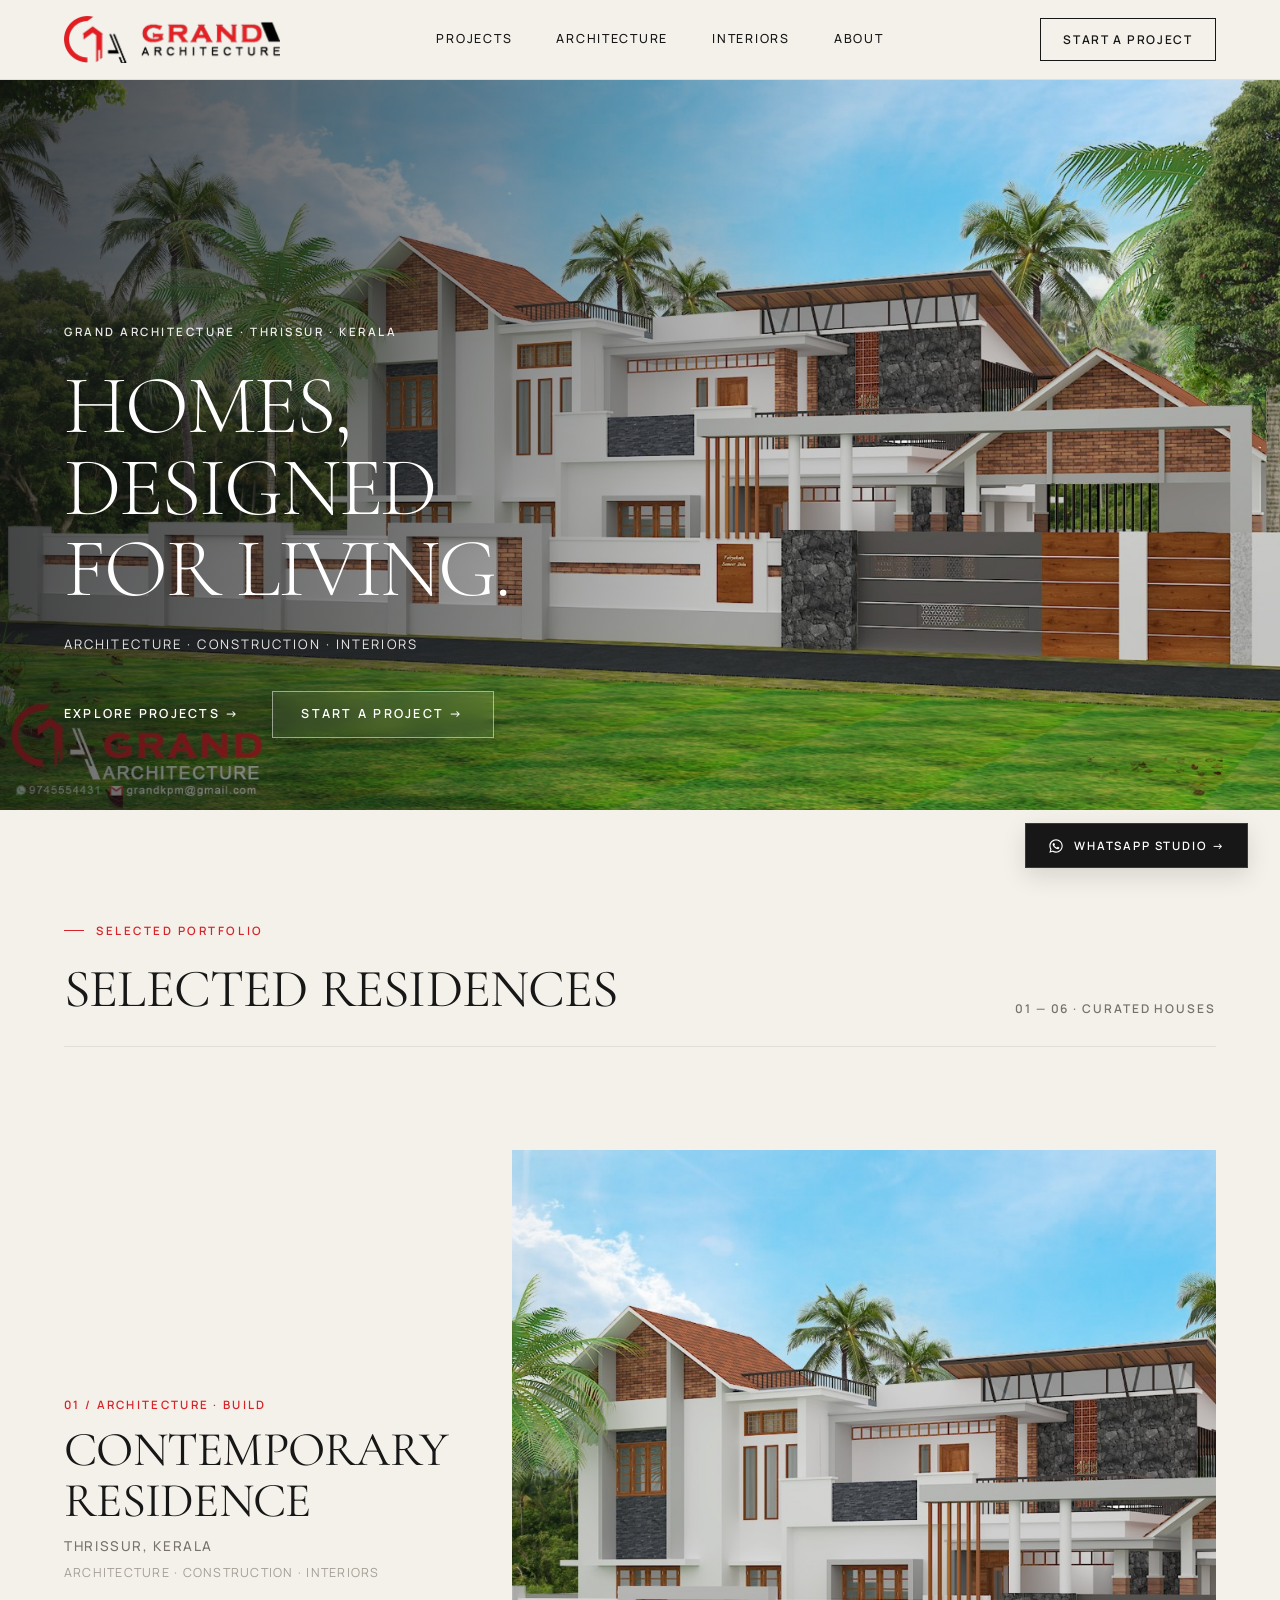
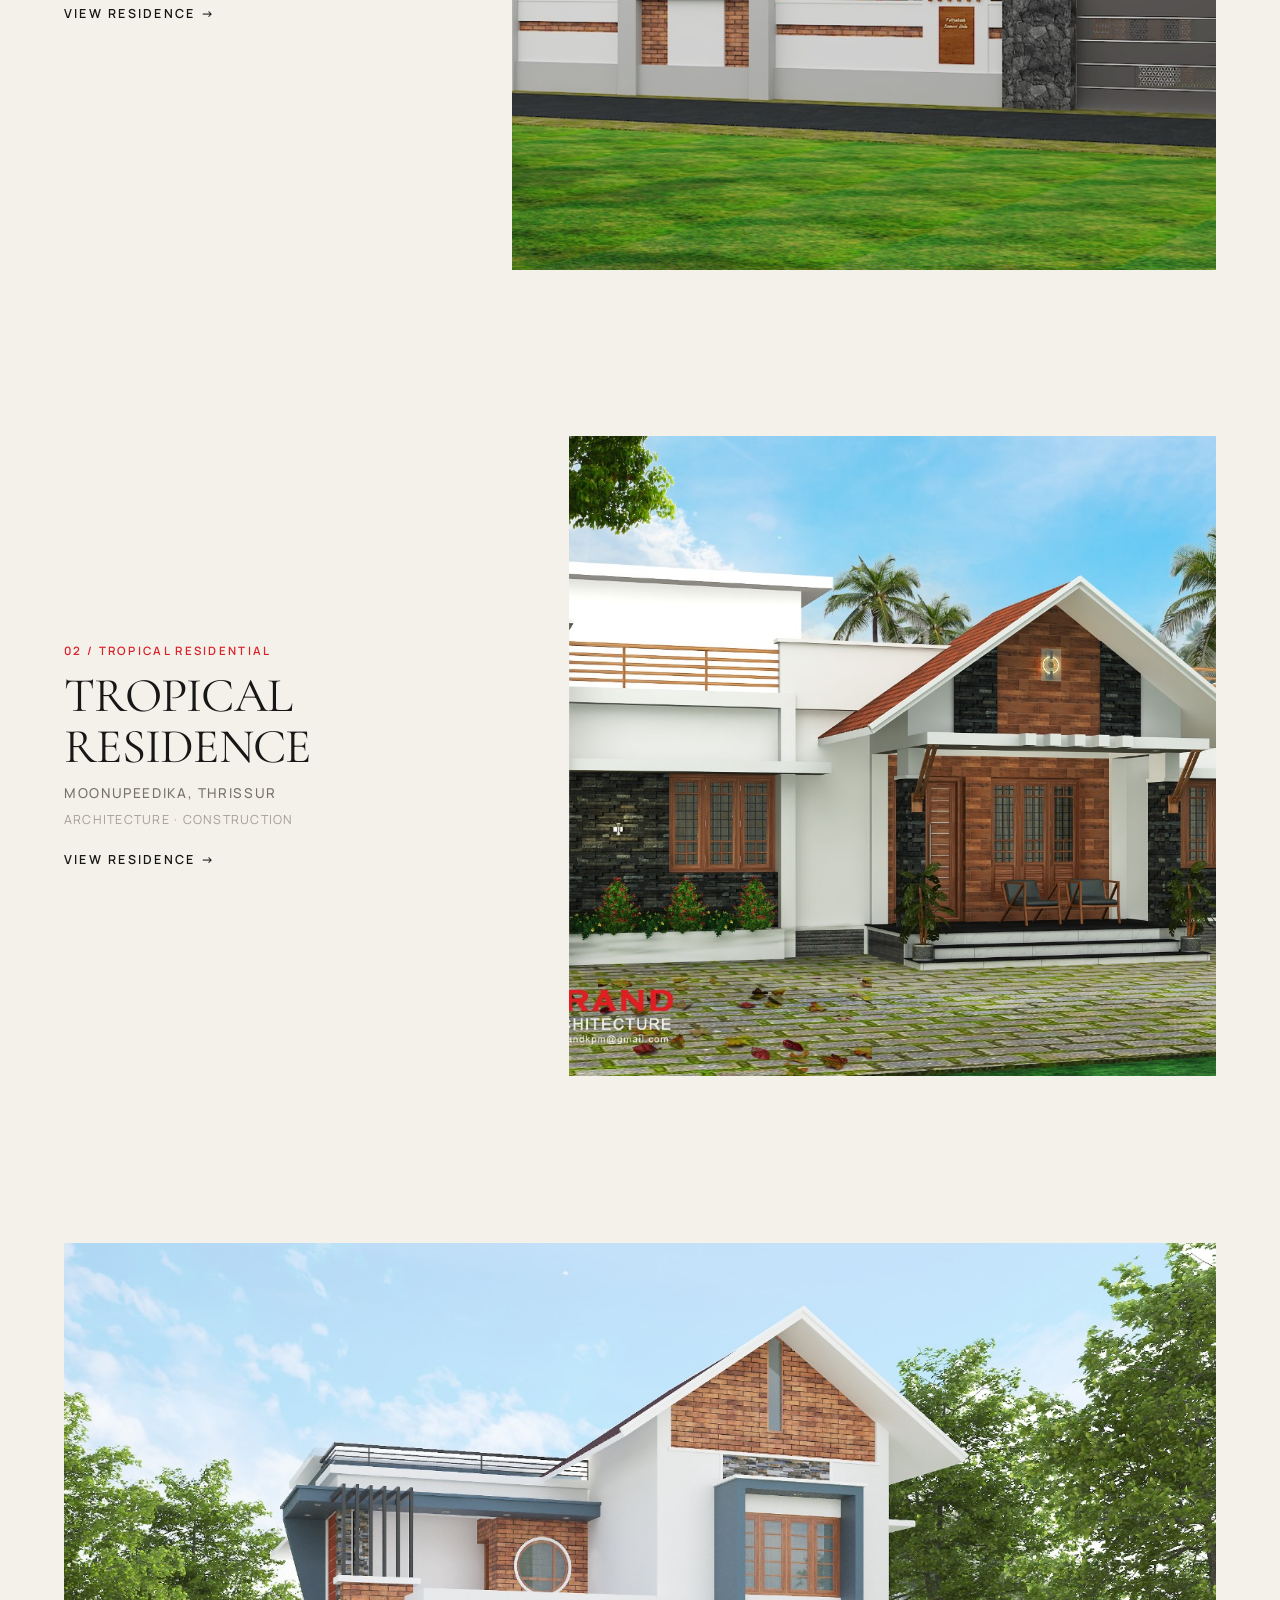
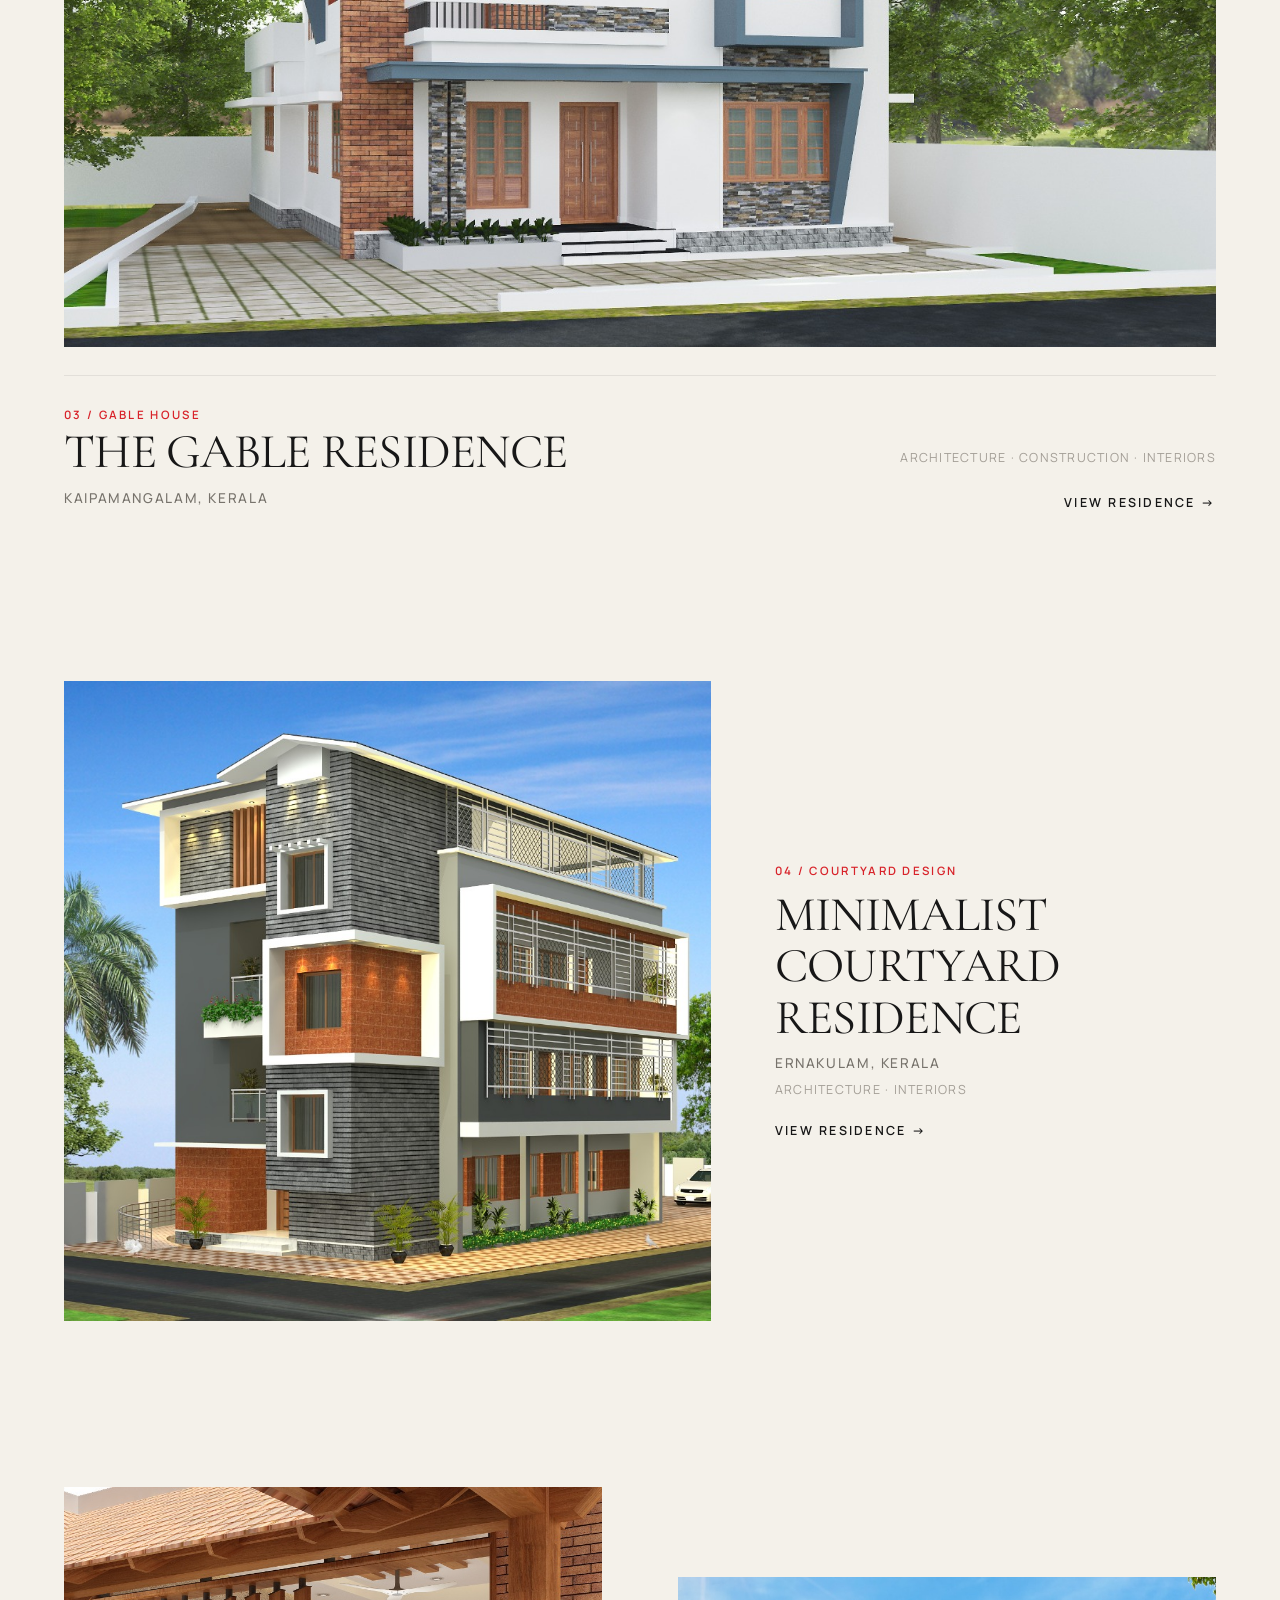
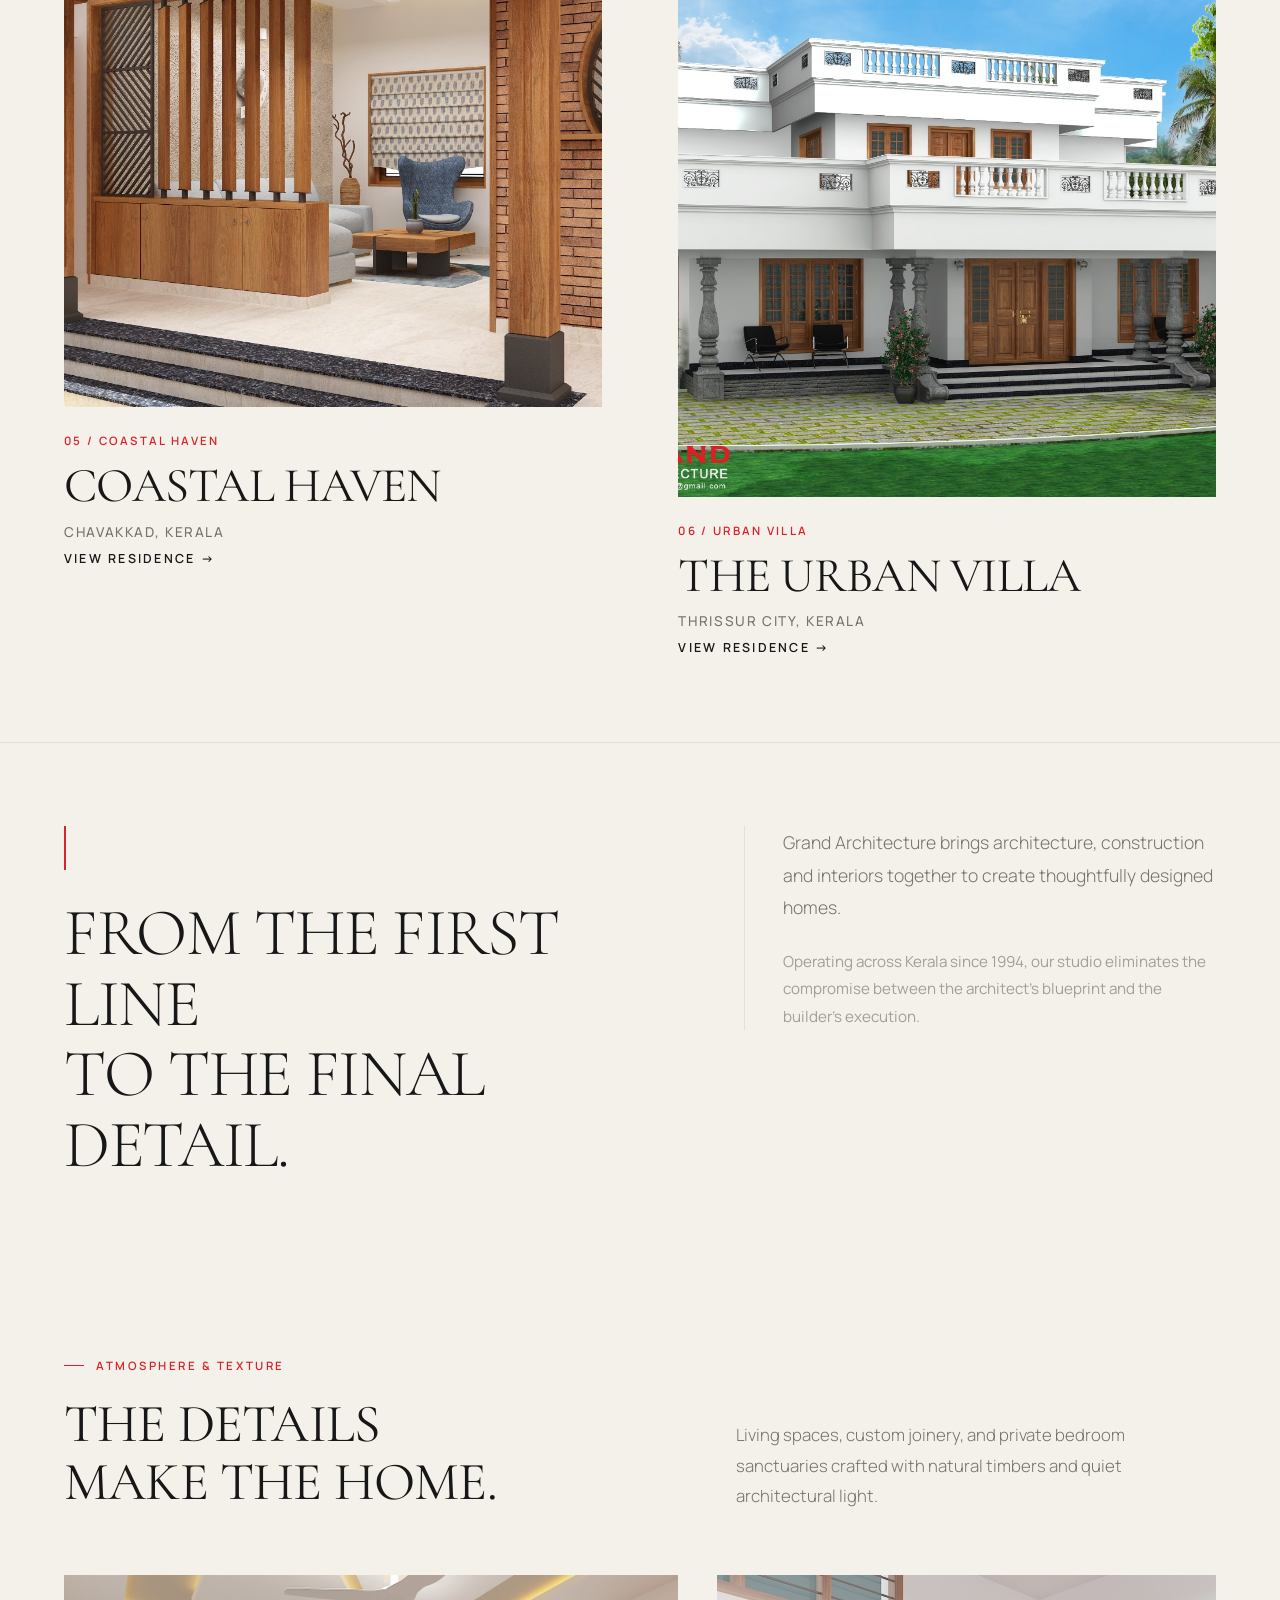
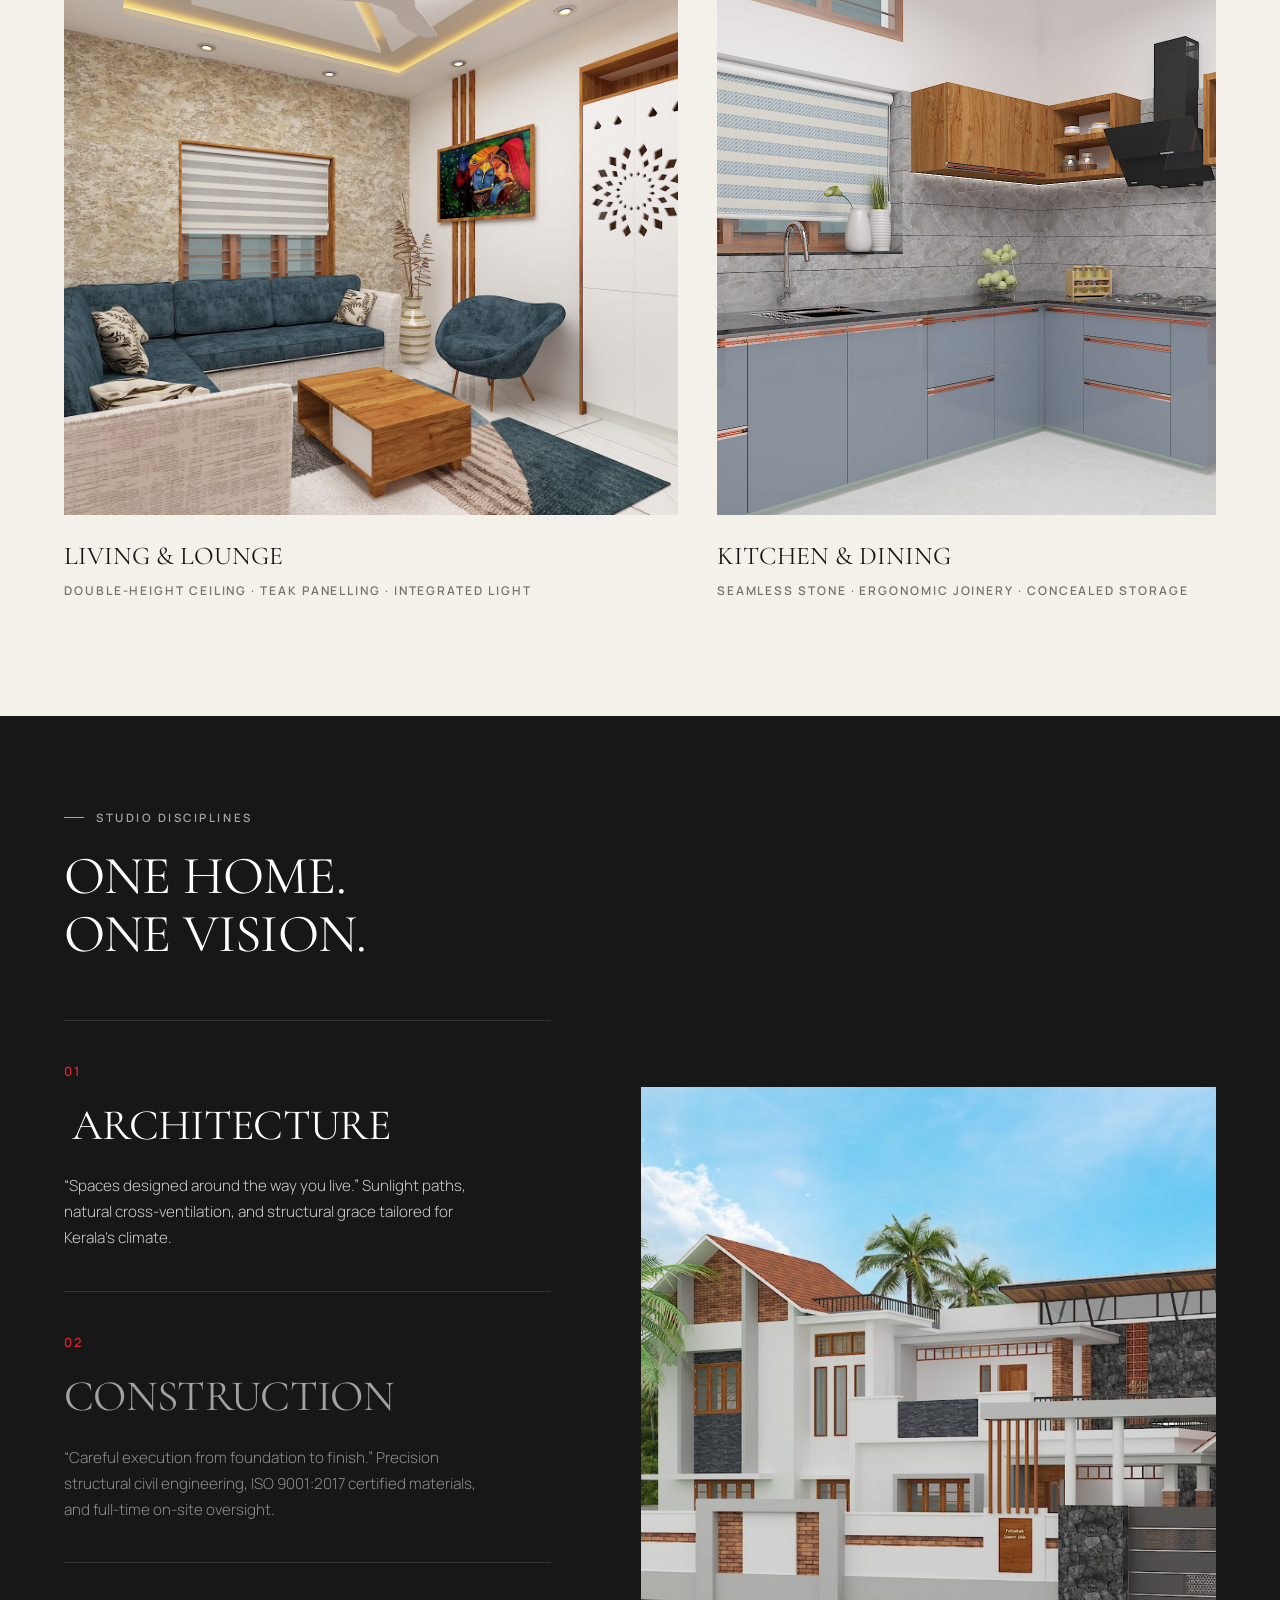
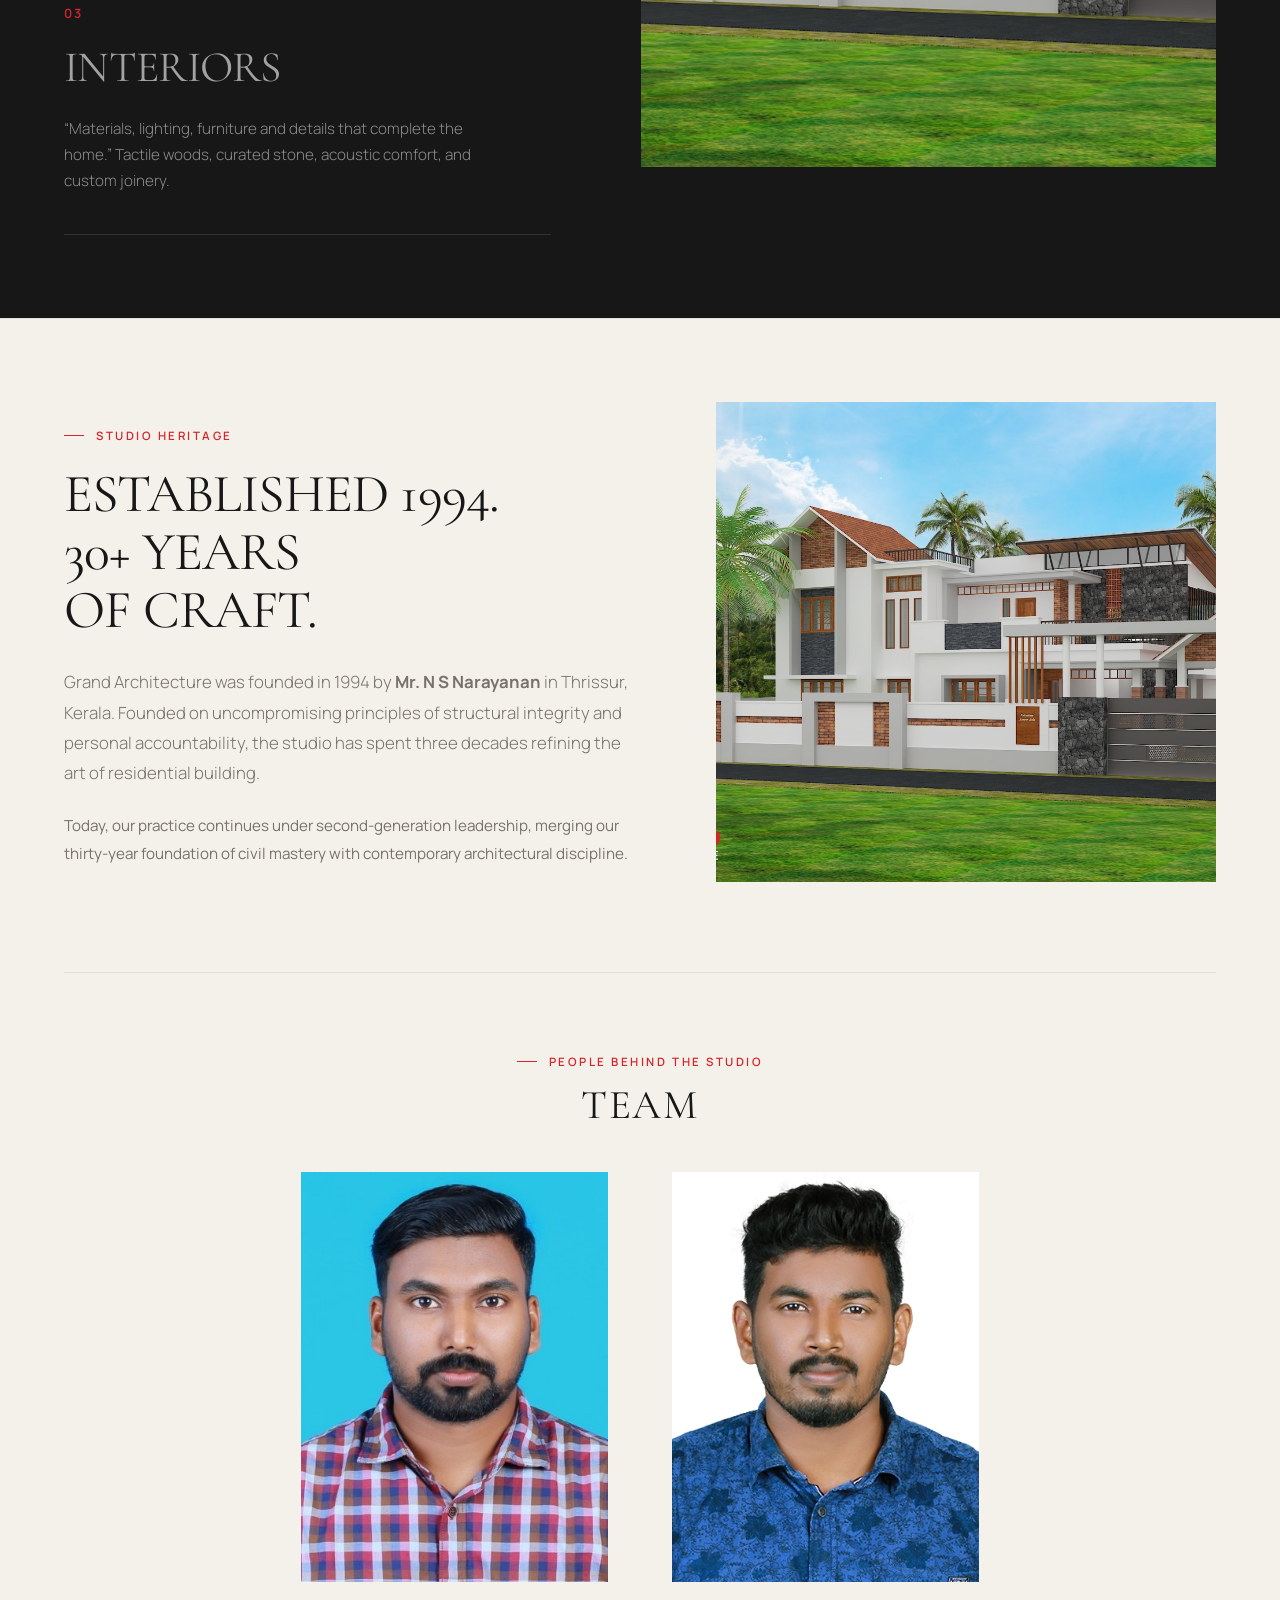
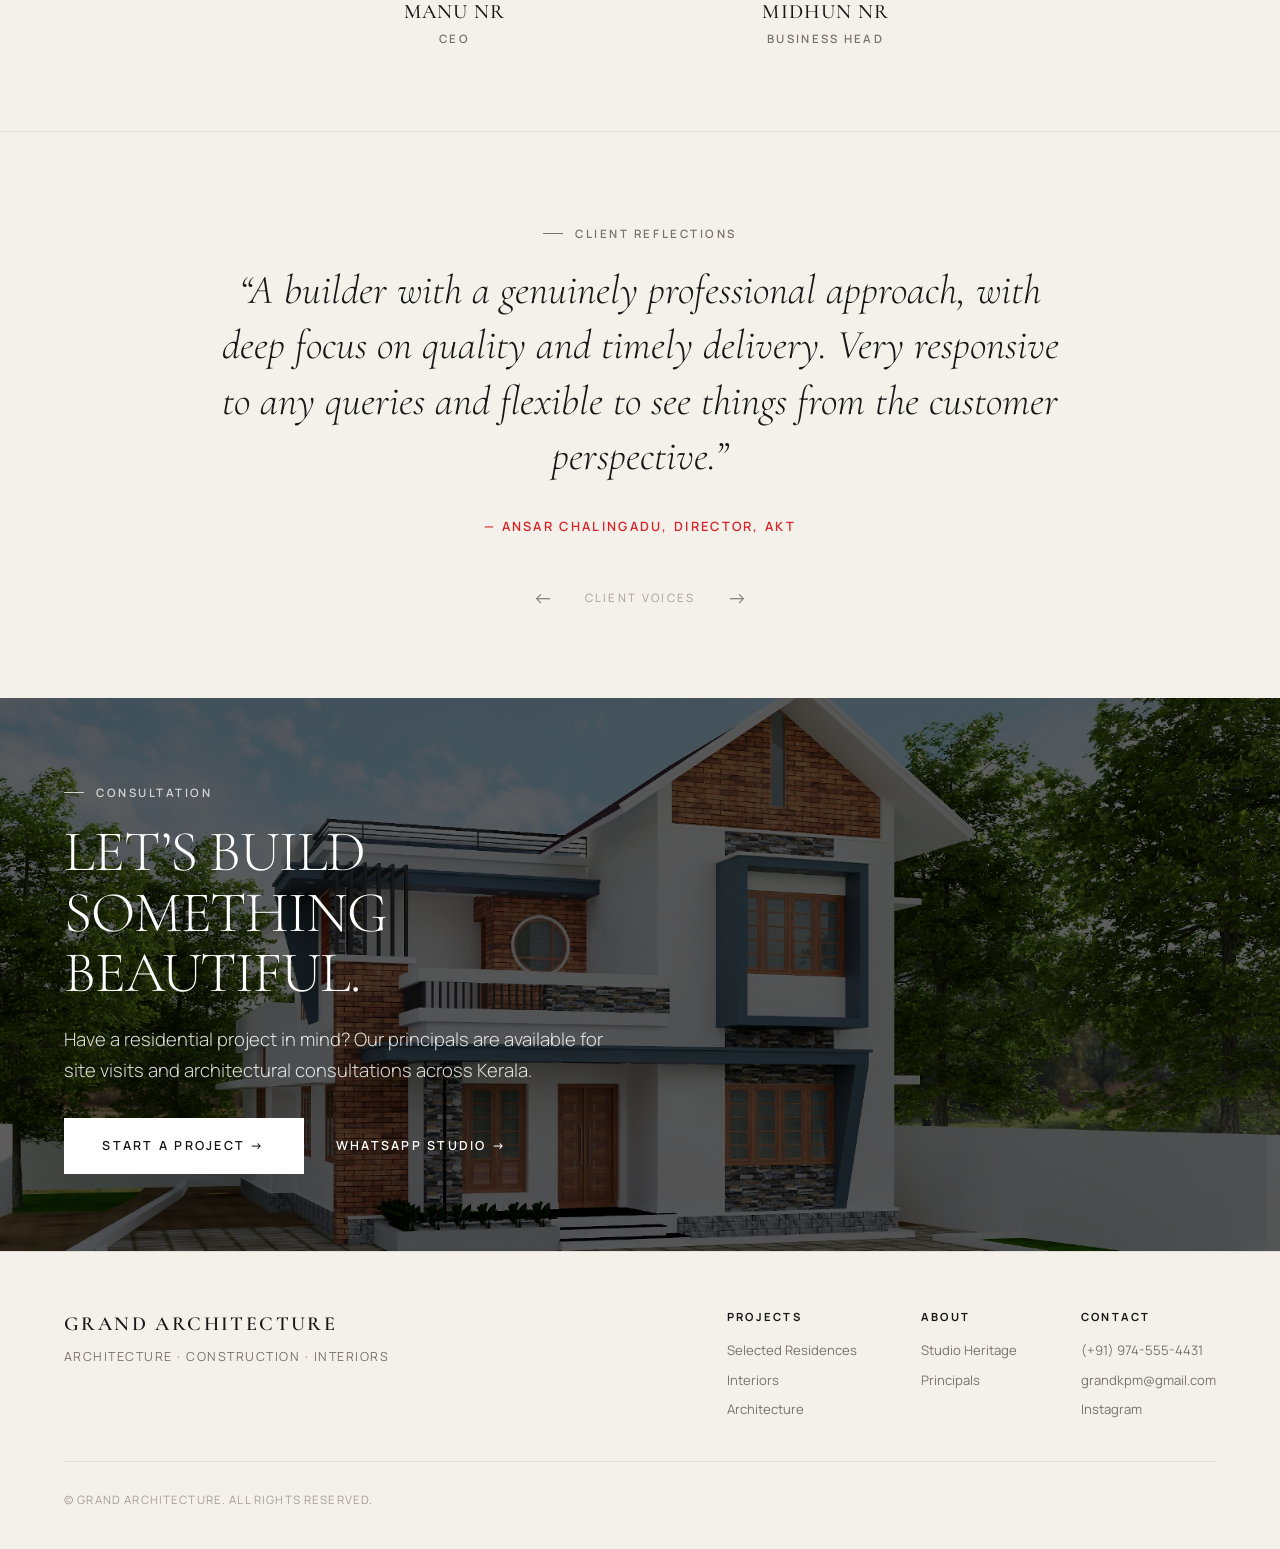
<file: index.html>
<!DOCTYPE html>
<html lang="en">
<head>
  <meta charset="UTF-8">
  <meta http-equiv="X-UA-Compatible" content="IE=edge">
  <meta name="viewport" content="width=device-width, initial-scale=1.0, maximum-scale=5.0">
  
  <title>Grand Architecture · Residential Architecture Studio | Kerala</title>
  <meta name="description" content="Grand Architecture is a bespoke residential architecture and home design studio in Kerala. Founded in 1994 by N S Narayanan. Architecture, construction and interiors.">
  <meta name="keywords" content="Grand Architecture, Residential Architecture Kerala, Luxury Home Design Thrissur, Kerala Architects Portfolio">
  <meta name="author" content="Grand Architecture">
  
  <link rel="icon" type="image/png" href="images/slider-main/logonew.png">
  <link rel="apple-touch-icon" href="images/slider-main/logonew.png">

  <link rel="preconnect" href="https://fonts.googleapis.com">
  <link rel="preconnect" href="https://fonts.gstatic.com" crossorigin>
  <link href="https://fonts.googleapis.com/css2?family=Cormorant+Garamond:ital,wght@0,300;0,400;0,500;0,600;0,700;1,400;1,600&family=Manrope:wght@300;400;500;600;700&display=swap" rel="stylesheet">

  <link rel="stylesheet" href="css/style.css">
</head>
<body>

  <!-- ==========================================================================
       FIXED HEADER (CLEAN HEIGHT 80PX, NO OVERLAP, CONTROLLED LOGO 180-220PX)
       ========================================================================== -->
  <header class="site-header" id="site-header">
    <div class="container header-row">
      
      <!-- Brand Logo: Controlled width 180-220px desktop, 140-170px mobile, no duplication, fits cleanly inside header -->
      <a href="index.html" class="brand-link" aria-label="Grand Architecture">
        <img src="images/slider-main/logo-horizontal.png" alt="Grand Architecture" class="brand-logo-img" width="216" height="48">
      </a>

      <nav class="nav-links-menu" aria-label="Primary Navigation">
        <a href="#projects" class="nav-link-item">Projects</a>
        <a href="#disciplines" class="nav-link-item">Architecture</a>
        <a href="#interiors" class="nav-link-item">Interiors</a>
        <a href="#about" class="nav-link-item">About</a>
      </nav>

      <div style="display: flex; align-items: center; gap: 1.25rem;">
        <button class="nav-cta-link" data-consultation-trigger>Start a Project</button>
        <button class="menu-burger-btn" id="menu-toggle" aria-label="Toggle navigation">
          <span></span>
          <span></span>
          <span></span>
        </button>
      </div>

    </div>
  </header>

  <!-- Mobile Fullscreen Minimal Drawer -->
  <div class="mobile-nav-drawer" id="nav-drawer">
    <div class="drawer-links-column">
      <a href="#projects" class="drawer-link">Projects</a>
      <a href="#disciplines" class="drawer-link">Architecture</a>
      <a href="#interiors" class="drawer-link">Interiors</a>
      <a href="#about" class="drawer-link">About Studio</a>
      <a href="#testimonials" class="drawer-link">Reflections</a>
      <a href="#contact" class="drawer-link">Contact</a>
    </div>

    <div style="border-top: 1px solid var(--border-hairline); padding-top: 2rem;">
      <button class="cta-solid-link" style="width: 100%; justify-content: center; margin-bottom: 1.5rem;" data-consultation-trigger>
        Start a Project →
      </button>
      <p style="font-size: 0.8rem; color: var(--warm-grey); line-height: 1.6;">
        Devamangalam Jn, Moonupeedika Beach Rd, Kaipamangalam, Thrissur<br>
        (+91) 974-555-4431 · grandkpm@gmail.com
      </p>
    </div>
  </div>

  <!-- ==========================================================================
       MAIN CONTENT: STARTS CLEANLY BELOW 80PX HEADER
       ========================================================================== -->
  <main class="page-main-flow">
    
    <!-- ==========================================================================
         HERO — BRIGHT ARCHITECTURAL DAYLIGHT PHOTOGRAPHY (NO HEAVY BLACK OVERLAY)
         NO GIANT BLACK CTA BAR. MINIMAL OUTLINED / TEXT BUTTONS.
         ========================================================================== -->
    <section class="hero-architecture" id="hero">
      <div class="hero-photo-layer">
        <!-- Bright, daylight residential photograph - no darkening filter! -->
        <img src="images/projects/project7.jpeg" alt="Grand Architecture Contemporary Residence" fetchpriority="high">
      </div>
      
      <!-- Subtle soft gradient ONLY behind text on the lower left; house is completely bright! -->
      <div class="hero-subtle-gradient"></div>

      <div class="container hero-editorial-content">
        <span class="hero-location-label">GRAND ARCHITECTURE · THRISSUR · KERALA</span>

        <h1 class="hero-headline-serif">
          HOMES,<br>
          DESIGNED<br>
          FOR LIVING.
        </h1>

        <p class="hero-disciplines-sub">Architecture · Construction · Interiors</p>

        <!-- Minimal text and outlined CTAs — NO giant black rectangle -->
        <div class="hero-cta-actions">
          <a href="#projects" class="hero-action-link">EXPLORE PROJECTS →</a>
          <button class="hero-action-link hero-action-outline" data-consultation-trigger>START A PROJECT →</button>
        </div>
      </div>
    </section>

    <!-- ==========================================================================
         IMAGE-FIRST PORTFOLIO: IMMEDIATELY AFTER HERO
         Photography occupies 65-70% of visual space. Asymmetric layout.
         ========================================================================== -->
    <section class="portfolio-showcase-section" id="projects">
      <div class="container-wide">
        
        <div class="portfolio-title-strip">
          <div>
            <span class="editorial-tag tag-red">Selected Portfolio</span>
            <h2 class="title-large">SELECTED RESIDENCES</h2>
          </div>
          <div class="text-meta">01 — 06 · CURATED HOUSES</div>
        </div>

        <div class="portfolio-editorial-stack">

          <!-- PROJECT 01: 70% Image, 30% Text -->
          <article class="editorial-project-row layout-70-image" data-open-project="res-1">
            <div class="project-text-column">
              <span class="project-num-tag">01 / ARCHITECTURE · BUILD</span>
              <h3 class="project-title-editorial">CONTEMPORARY RESIDENCE</h3>
              <p class="project-loc-editorial">Thrissur, Kerala</p>
              <p class="project-disc-editorial">Architecture · Construction · Interiors</p>
              <div class="project-cta-editorial">VIEW RESIDENCE →</div>
            </div>

            <div class="project-visual-viewport">
              <img src="images/projects/project7.jpeg" alt="Contemporary Residence, Thrissur" loading="lazy">
              <div class="project-hover-microline"></div>
            </div>
          </article>

          <!-- PROJECT 02: 40% Text, 60% Image (Offset Right) -->
          <article class="editorial-project-row layout-60-image" data-open-project="res-2">
            <div class="project-text-column">
              <span class="project-num-tag">02 / TROPICAL RESIDENTIAL</span>
              <h3 class="project-title-editorial">TROPICAL RESIDENCE</h3>
              <p class="project-loc-editorial">Moonupeedika, Thrissur</p>
              <p class="project-disc-editorial">Architecture · Construction</p>
              <div class="project-cta-editorial">VIEW RESIDENCE →</div>
            </div>

            <div class="project-visual-viewport">
              <img src="images/projects/project3.jpeg" alt="Tropical Residence, Moonupeedika" loading="lazy">
              <div class="project-hover-microline"></div>
            </div>
          </article>

          <!-- PROJECT 03: Full-Width Image Layout -->
          <article class="editorial-project-row layout-full-image" data-open-project="res-3">
            <div class="project-visual-viewport">
              <img src="images/projects/project1.jpeg" alt="The Gable Residence, Kaipamangalam" loading="lazy">
              <div class="project-hover-microline"></div>
            </div>

            <div class="project-text-column">
              <div>
                <span class="project-num-tag">03 / GABLE HOUSE</span>
                <h3 class="project-title-editorial">THE GABLE RESIDENCE</h3>
                <p class="project-loc-editorial">Kaipamangalam, Kerala</p>
              </div>
              <div style="text-align: right;">
                <p class="project-disc-editorial">Architecture · Construction · Interiors</p>
                <div class="project-cta-editorial">VIEW RESIDENCE →</div>
              </div>
            </div>
          </article>

          <!-- PROJECT 04: 60% Image, 40% Text (Asymmetric Left) -->
          <article class="editorial-project-row layout-image-left-60" data-open-project="res-4">
            <div class="project-visual-viewport">
              <img src="images/projects/project2.jpeg" alt="Minimalist Courtyard Residence, Ernakulam" loading="lazy">
              <div class="project-hover-microline"></div>
            </div>

            <div class="project-text-column">
              <span class="project-num-tag">04 / COURTYARD DESIGN</span>
              <h3 class="project-title-editorial">MINIMALIST COURTYARD RESIDENCE</h3>
              <p class="project-loc-editorial">Ernakulam, Kerala</p>
              <p class="project-disc-editorial">Architecture · Interiors</p>
              <div class="project-cta-editorial">VIEW RESIDENCE →</div>
            </div>
          </article>

          <!-- PROJECT 05 & 06: Staggered Asymmetric Duo -->
          <div class="layout-duo-staggered">
            
            <article class="editorial-project-row" data-open-project="res-5">
              <div class="project-visual-viewport">
                <img src="images/projects/project5.jpeg" alt="Coastal Haven, Chavakkad" loading="lazy">
                <div class="project-hover-microline"></div>
              </div>
              <div class="project-text-column">
                <span class="project-num-tag">05 / COASTAL HAVEN</span>
                <h3 class="project-title-editorial">COASTAL HAVEN</h3>
                <p class="project-loc-editorial">Chavakkad, Kerala</p>
                <div class="project-cta-editorial">VIEW RESIDENCE →</div>
              </div>
            </article>

            <article class="editorial-project-row stagger-down" data-open-project="res-6">
              <div class="project-visual-viewport">
                <img src="images/projects/project6.jpeg" alt="The Urban Villa, Thrissur City" loading="lazy">
                <div class="project-hover-microline"></div>
              </div>
              <div class="project-text-column">
                <span class="project-num-tag">06 / URBAN VILLA</span>
                <h3 class="project-title-editorial">THE URBAN VILLA</h3>
                <p class="project-loc-editorial">Thrissur City, Kerala</p>
                <div class="project-cta-editorial">VIEW RESIDENCE →</div>
              </div>
            </article>

          </div>

        </div>

      </div>
    </section>

    <!-- ==========================================================================
         EDITORIAL INTRO STATEMENT
         "FROM THE FIRST LINE TO THE FINAL DETAIL."
         ========================================================================== -->
    <section class="section statement-intro-section" id="statement">
      <div class="container">
        
        <div class="statement-grid-editorial">
          <div>
            <div class="accent-line-red"></div>
            <h2 class="statement-quote-serif">
              FROM THE FIRST LINE<br>
              TO THE FINAL DETAIL.
            </h2>
          </div>

          <div class="statement-text-side">
            <p class="statement-lead-copy">
              Grand Architecture brings architecture, construction and interiors together to create thoughtfully designed homes.
            </p>
            <p style="font-size: 0.95rem; color: var(--warm-grey-light); line-height: 1.8; margin-top: 1.5rem;">
              Operating across Kerala since 1994, our studio eliminates the compromise between the architect’s blueprint and the builder’s execution.
            </p>
          </div>
        </div>

      </div>
    </section>

    <!-- ==========================================================================
         INTERIOR SECTION (HORIZONTAL SCROLLING SHOWCASE)
         "THE DETAILS MAKE THE HOME."
         ========================================================================== -->
    <section class="section interiors-spotlight-section" id="interiors">
      <div class="container-wide">
        
        <div class="interiors-heading-row">
          <div>
            <span class="editorial-tag tag-red">Atmosphere & Texture</span>
            <h2 class="title-large">
              THE DETAILS<br>
              MAKE THE HOME.
            </h2>
          </div>
          <p class="text-lead" style="max-width: 480px;">
            Living spaces, custom joinery, and private bedroom sanctuaries crafted with natural timbers and quiet architectural light.
          </p>
        </div>

        <div class="interiors-horizontal-track">
          
          <div class="interior-snap-card" data-open-project="res-1">
            <div class="interior-snap-photo-box">
              <img src="images/slider-main/living-01.jpg" alt="Living Spaces Interior" loading="lazy">
            </div>
            <h3 class="interior-snap-title">LIVING & LOUNGE</h3>
            <p class="interior-snap-sub">Double-Height Ceiling · Teak Panelling · Integrated Light</p>
          </div>

          <div class="interior-snap-card" data-open-project="res-1">
            <div class="interior-snap-photo-box">
              <img src="images/slider-main/kitchen-01.jpg" alt="Custom Kitchen Interior" loading="lazy">
            </div>
            <h3 class="interior-snap-title">KITCHEN & DINING</h3>
            <p class="interior-snap-sub">Seamless Stone · Ergonomic Joinery · Concealed Storage</p>
          </div>

          <div class="interior-snap-card" data-open-project="res-1">
            <div class="interior-snap-photo-box">
              <img src="images/slider-main/master-bedroom-01.jpg" alt="Master Bedroom Suite Interior" loading="lazy">
            </div>
            <h3 class="interior-snap-title">MASTER BEDROOM SUITE</h3>
            <p class="interior-snap-sub">Acoustic Comfort · Custom Hardwood Wardrobes · Sanctuary</p>
          </div>

        </div>

      </div>
    </section>

    <!-- ==========================================================================
         DISCIPLINES: INTERACTIVE CHANGING PHOTOGRAPHY
         "01 ARCHITECTURE, 02 CONSTRUCTION, 03 INTERIORS"
         ========================================================================== -->
    <section class="section disciplines-interactive-section" id="disciplines">
      <div class="container">
        
        <div style="margin-bottom: 3.5rem;">
          <span class="editorial-tag" style="color: #A3A3A3;">Studio Disciplines</span>
          <h2 class="title-large" style="color: #fff;">
            ONE HOME.<br>
            ONE VISION.
          </h2>
        </div>

        <div class="disciplines-duo-layout">
          
          <div class="discipline-listing-stack">
            
            <div class="discipline-item-row is-active" data-index="0">
              <span class="discipline-number-tag">01</span>
              <h3 class="discipline-title-serif">ARCHITECTURE</h3>
              <p class="discipline-desc-sub">
                “Spaces designed around the way you live.” Sunlight paths, natural cross-ventilation, and structural grace tailored for Kerala’s climate.
              </p>
            </div>

            <div class="discipline-item-row" data-index="1">
              <span class="discipline-number-tag">02</span>
              <h3 class="discipline-title-serif">CONSTRUCTION</h3>
              <p class="discipline-desc-sub">
                “Careful execution from foundation to finish.” Precision structural civil engineering, ISO 9001:2017 certified materials, and full-time on-site oversight.
              </p>
            </div>

            <div class="discipline-item-row" data-index="2">
              <span class="discipline-number-tag">03</span>
              <h3 class="discipline-title-serif">INTERIORS</h3>
              <p class="discipline-desc-sub">
                “Materials, lighting, furniture and details that complete the home.” Tactile woods, curated stone, acoustic comfort, and custom joinery.
              </p>
            </div>

          </div>

          <!-- Dynamic Changing Photography Frame -->
          <div class="discipline-photo-stage">
            <img src="images/projects/project7.jpeg" alt="Architecture" class="discipline-stage-img is-active" id="disp-img-0">
            <img src="images/projects/project5.jpeg" alt="Construction" class="discipline-stage-img" id="disp-img-1">
            <img src="images/slider-main/living-01.jpg" alt="Interiors" class="discipline-stage-img" id="disp-img-2">
          </div>

        </div>

      </div>
    </section>

    <!-- ==========================================================================
         HERITAGE & LEADERSHIP
         ========================================================================== -->
    <section class="section heritage-team-section" id="about">
      <div class="container">
        
        <div class="heritage-grid">
          <div>
            <span class="editorial-tag tag-red">Studio Heritage</span>
            <h2 class="title-large" style="margin-bottom: 1.75rem;">
              ESTABLISHED 1994.<br>
              30+ YEARS<br>
              OF CRAFT.
            </h2>
            <p class="text-lead" style="margin-bottom: 1.5rem;">
              Grand Architecture was founded in 1994 by <strong>Mr. N S Narayanan</strong> in Thrissur, Kerala. Founded on uncompromising principles of structural integrity and personal accountability, the studio has spent three decades refining the art of residential building.
            </p>
            <p style="font-size: 0.95rem; color: var(--warm-grey); line-height: 1.8;">
              Today, our practice continues under second-generation leadership, merging our thirty-year foundation of civil mastery with contemporary architectural discipline.
            </p>
          </div>

          <div class="heritage-photo-box">
            <img src="images/projects/project7.jpeg" alt="Grand Architecture Heritage Villa" loading="lazy">
          </div>
        </div>

        <!-- SUPPORTING SECTION: TEAM / PEOPLE BEHIND THE STUDIO (COMPACT EDITORIAL) -->
        <div class="team-compact-section" id="team">
          <div class="team-header-centered">
            <span class="editorial-tag tag-red" style="justify-content: center; margin-bottom: 0.75rem;">People Behind The Studio</span>
            <h2 class="title-large" style="font-size: clamp(2rem, 3.2vw, 2.75rem); letter-spacing: 0.04em; margin-bottom: 0;">TEAM</h2>
          </div>

          <div class="team-compact-duo">
            
            <div class="team-compact-member">
              <div class="team-compact-portrait">
                <img src="images/team/manu.jpeg" alt="Manu NR, CEO" loading="lazy">
              </div>
              <h3 class="team-compact-name">MANU NR</h3>
              <span class="team-compact-role">CEO</span>
            </div>

            <div class="team-compact-member">
              <div class="team-compact-portrait">
                <img src="images/team/midhun.jpeg" alt="Midhun NR, Business Head" loading="lazy">
              </div>
              <h3 class="team-compact-name">MIDHUN NR</h3>
              <span class="team-compact-role">BUSINESS HEAD</span>
            </div>

          </div>
        </div>

      </div>
    </section>

    <!-- ==========================================================================
         TESTIMONIALS (MINIMAL SINGLE-QUOTE CAROUSEL)
         ========================================================================== -->
    <section class="section testimonials-minimal-section" id="testimonials">
      <div class="container">
        <span class="editorial-tag" style="justify-content: center;">Client Reflections</span>
        
        <div class="testimonial-frame-box">
          <blockquote class="testimonial-quote-text" id="test-quote-display">
            “A builder with a genuinely professional approach, with deep focus on quality and timely delivery. Very responsive to any queries and flexible to see things from the customer perspective.”
          </blockquote>

          <div class="testimonial-author-name" id="test-author-display">
            — Ansar Chalingadu, Director, AKT
          </div>

          <div class="testimonial-switch-controls">
            <button class="switch-arrow-btn" id="test-prev-btn" aria-label="Previous quote">←</button>
            <span style="font-size: 0.72rem; letter-spacing: 0.2em; color: var(--warm-grey-light);">CLIENT VOICES</span>
            <button class="switch-arrow-btn" id="test-next-btn" aria-label="Next quote">→</button>
          </div>
        </div>
      </div>
    </section>

    <!-- ==========================================================================
         FINAL CONTACT CTA (FULL-WIDTH BEAUTIFUL HOUSE PHOTOGRAPHY)
         ========================================================================== -->
    <section class="cta-photographic-section" id="contact">
      <div class="cta-photo-stage">
        <img src="images/projects/project1.jpeg" alt="Grand Architecture Gable Residence" loading="lazy">
      </div>

      <div class="container">
        <div class="cta-message-box">
          <span class="editorial-tag" style="color: rgba(255, 255, 255, 0.75);">Consultation</span>

          <h2 class="cta-headline-serif">
            LET’S BUILD<br>
            SOMETHING<br>
            BEAUTIFUL.
          </h2>

          <p style="font-size: 1.15rem; font-weight: 300; color: rgba(255, 255, 255, 0.85); line-height: 1.7; max-width: 560px;">
            Have a residential project in mind? Our principals are available for site visits and architectural consultations across Kerala.
          </p>

          <div class="cta-action-links">
            <button class="cta-solid-link" data-consultation-trigger>
              START A PROJECT →
            </button>
            <a href="https://wa.me/919745554431?text=Hello%20Grand%20Architecture%2C%20I%20would%20like%20to%20discuss%20a%20new%20home%20project." target="_blank" class="cta-text-link">
              WHATSAPP STUDIO →
            </a>
          </div>
        </div>
      </div>
    </section>

  </main>

  <!-- ==========================================================================
       COMPACT MINIMAL FOOTER (~300-380px tall)
       ========================================================================== -->
  <footer class="footer-compact-editorial">
    <div class="container">
      
      <div class="footer-compact-grid">
        
        <div>
          <h4 class="footer-brand-title">GRAND ARCHITECTURE</h4>
          <p class="footer-brand-meta">Architecture · Construction · Interiors</p>
        </div>

        <div class="footer-columns-inline">
          <div>
            <h5 class="footer-col-header">Projects</h5>
            <div class="footer-col-links">
              <a href="#projects">Selected Residences</a>
              <a href="#interiors">Interiors</a>
              <a href="#disciplines">Architecture</a>
            </div>
          </div>

          <div>
            <h5 class="footer-col-header">About</h5>
            <div class="footer-col-links">
              <a href="#about">Studio Heritage</a>
              <a href="#about">Principals</a>
            </div>
          </div>

          <div>
            <h5 class="footer-col-header">Contact</h5>
            <div class="footer-col-links">
              <a href="tel:+919745554431">(+91) 974-555-4431</a>
              <a href="mailto:grandkpm@gmail.com">grandkpm@gmail.com</a>
              <a href="https://instagram.com" target="_blank">Instagram</a>
            </div>
          </div>
        </div>

      </div>

      <div class="footer-divider-thin"></div>

      <div class="footer-legal-bar">
        <div>&copy; Grand Architecture. All rights reserved.</div>
      </div>

    </div>
  </footer>

  <!-- ==========================================================================
       FULLSCREEN PROJECT CASE STUDY EXPERIENCE
       ========================================================================== -->
  <div class="modal-screen-overlay" id="project-modal-screen" role="dialog" aria-modal="true">
    <button class="modal-close-trigger" id="modal-close-trigger">CLOSE &times;</button>
    
    <div class="modal-hero-photo-wrap">
      <img src="images/projects/project7.jpeg" alt="Residence" id="modal-hero-photo">
    </div>

    <div class="container modal-editorial-body">
      <span class="editorial-tag tag-red" id="modal-num-display">RESIDENCE 01</span>
      <h2 class="title-display" id="modal-title-display" style="margin-bottom: 0.5rem;">CONTEMPORARY RESIDENCE</h2>
      <p style="font-size: 1rem; letter-spacing: 0.12em; text-transform: uppercase; color: var(--warm-grey); margin-bottom: 2rem;" id="modal-loc-display">
        Thrissur, Kerala
      </p>
      <p style="font-size: 0.85rem; letter-spacing: 0.14em; text-transform: uppercase; color: var(--brand-red); font-weight: 600;" id="modal-disc-display">
        Architecture · Construction · Interiors
      </p>

      <div class="modal-meta-grid">
        <div class="modal-meta-item">
          <span class="modal-meta-label">Built-Up Area</span>
          <span class="modal-meta-value" id="modal-area-display">4,650 Sq. Ft.</span>
        </div>
        <div class="modal-meta-item">
          <span class="modal-meta-label">Completion Year</span>
          <span class="modal-meta-value" id="modal-year-display">2023</span>
        </div>
        <div class="modal-meta-item">
          <span class="modal-meta-label">Scope of Work</span>
          <span class="modal-meta-value" id="modal-scope-display">Turnkey Design & Build</span>
        </div>
        <div class="modal-meta-item">
          <span class="modal-meta-label">Location Type</span>
          <span class="modal-meta-value">Kerala Residential</span>
        </div>
      </div>

      <div style="max-width: 820px;">
        <h3 style="font-family: var(--font-serif); font-size: 2rem; margin-bottom: 1.25rem;">Architectural Concept</h3>
        <p class="text-lead" id="modal-story-display">
          Conceived for tropical modern living, balancing deep cantilevered eaves, monolithic dark stone cladding, and floor-to-ceiling glazing.
        </p>
      </div>

      <div class="modal-gallery-strip" id="modal-gallery-strip"></div>

      <div class="modal-next-project-link" id="modal-next-project-trigger">
        <span>NEXT RESIDENCE</span>
        <span id="modal-next-name-display">TROPICAL RESIDENCE →</span>
      </div>
    </div>
  </div>

  <!-- ==========================================================================
       CONSULTATION DIALOG
       ========================================================================== -->
  <div class="consultation-dialog-overlay" id="consultation-dialog" role="dialog" aria-modal="true">
    <div class="consultation-card-box">
      <span class="consultation-close-x" id="consultation-close-btn">&times;</span>
      
      <span class="editorial-tag tag-red">Studio Dialogue</span>
      <h3 style="font-family: var(--font-serif); font-size: 2.2rem; margin-bottom: 0.5rem;">Start Your Project</h3>
      <p style="font-size: 0.9rem; color: var(--warm-grey); margin-bottom: 2rem;">
        Speak directly with Grand Architecture leadership regarding your plot, budget, and architectural aspirations.
      </p>

      <form action="#" method="POST">
        <div class="editorial-input-group">
          <label class="editorial-label">Your Full Name</label>
          <input type="text" name="name" class="editorial-input" placeholder="e.g. Arun Menon" required>
        </div>

        <div class="editorial-input-group">
          <label class="editorial-label">Phone / WhatsApp</label>
          <input type="tel" name="phone" class="editorial-input" placeholder="+91 974-555-4431" required>
        </div>

        <div class="editorial-input-group">
          <label class="editorial-label">Scope</label>
          <select name="scope" class="editorial-input" style="border-radius: 0;" required>
            <option value="Architecture & Turnkey Construction">Architecture & Turnkey Construction</option>
            <option value="Architectural Design Only">Architectural Design Only</option>
            <option value="Interior Design & Furnishing">Interior Design & Furnishing</option>
            <option value="Home Renovation">Home Renovation</option>
          </select>
        </div>

        <div class="editorial-input-group">
          <label class="editorial-label">Plot Details or Vision</label>
          <input type="text" name="notes" class="editorial-input" placeholder="Location in Kerala, size, or timeline...">
        </div>

        <button type="submit" class="cta-solid-link" style="width: 100%; justify-content: center; margin-top: 1rem;">
          SUBMIT INQUIRY →
        </button>
      </form>
    </div>
  </div>

  <!-- ==========================================================================
       SOPHISTICATED NEUTRAL WHATSAPP TRIGGER (NO BRIGHT GREEN!)
       Charcoal / Ivory Minimalist Architectural Treatment
       ========================================================================== -->
  <a href="https://wa.me/919745554431?text=Hello%20Grand%20Architecture%2C%20I%20would%20like%20to%20discuss%20a%20new%20home%20project." target="_blank" class="neutral-whatsapp-trigger" aria-label="WhatsApp Studio">
    <svg viewBox="0 0 24 24">
      <path d="M12.031 2C6.495 2 2 6.495 2 12.031c0 1.905.534 3.684 1.464 5.215L2 22l4.912-1.423a10.005 10.005 0 0 0 5.119 1.454h.005c5.534 0 10.029-4.495 10.029-10.031 0-2.68-1.043-5.2-2.937-7.094A10.012 10.012 0 0 0 12.031 2zm0 18.271a8.274 8.274 0 0 1-4.218-1.155l-.303-.18-3.13.908.922-3.05-.198-.316a8.275 8.275 0 0 1-1.267-4.447c0-4.57 3.718-8.288 8.288-8.288 2.215 0 4.298.863 5.864 2.429a8.239 8.239 0 0 1 2.424 5.86c0 4.57-3.719 8.288-8.289 8.288zm4.542-6.195c-.249-.124-1.472-.727-1.7-.81-.228-.083-.394-.124-.56.124-.166.249-.643.81-.788.976-.145.166-.29.187-.539.062s-1.05-.387-2.001-1.235c-.74-.66-1.24-1.475-1.385-1.724-.145-.249-.015-.384.109-.508.112-.112.249-.29.373-.435.124-.145.166-.249.249-.415.083-.166.042-.311-.021-.435-.062-.124-.56-1.349-.768-1.847-.202-.485-.407-.419-.56-.427l-.477-.008c-.166 0-.435.062-.663.311-.228.249-.871.851-.871 2.075 0 1.224.892 2.407 1.016 2.573.125.166 1.756 2.682 4.254 3.761.595.257 1.06.41 1.423.525.598.19 1.142.163 1.572.099.48-.072 1.472-.602 1.68-1.183.207-.581.207-1.079.145-1.183-.062-.104-.228-.166-.477-.29z"/>
    </svg>
    <span>WHATSAPP STUDIO →</span>
  </a>

  <script src="js/main.js"></script>
</body>
</html>
</file>
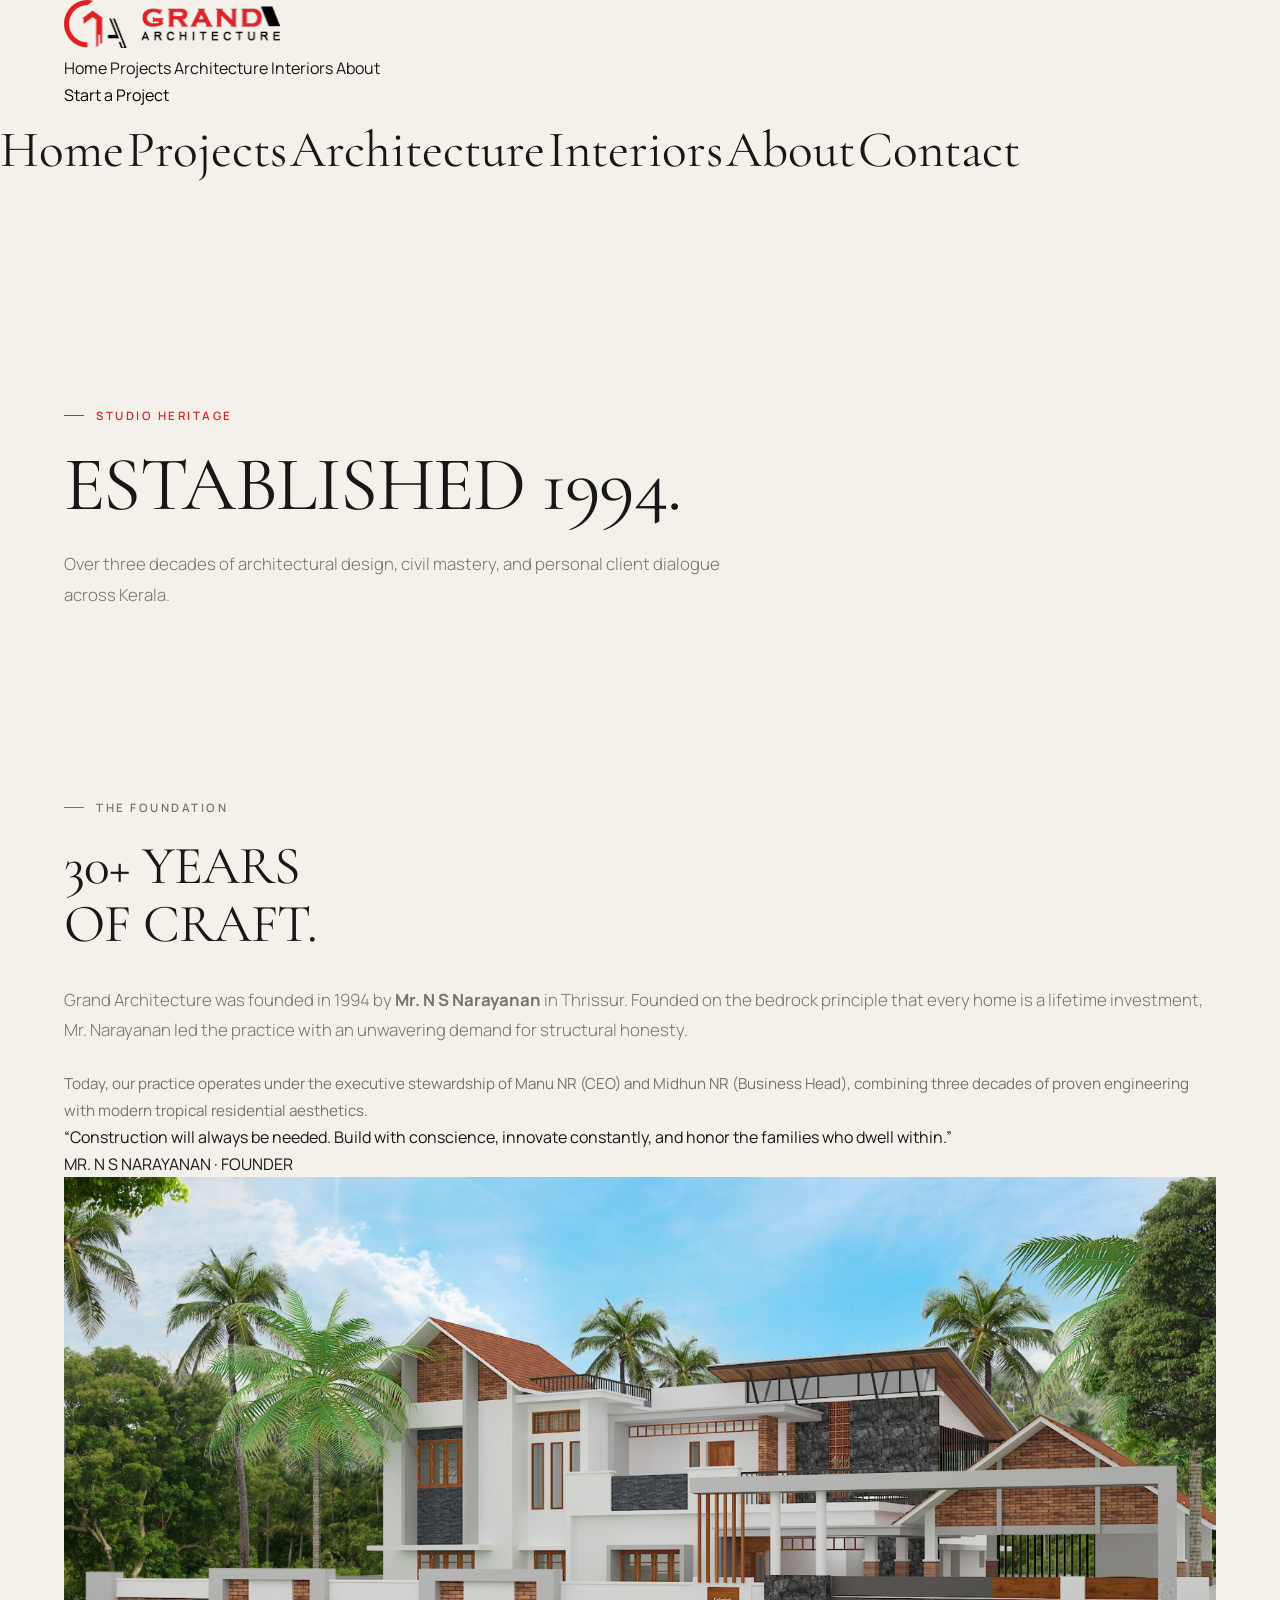
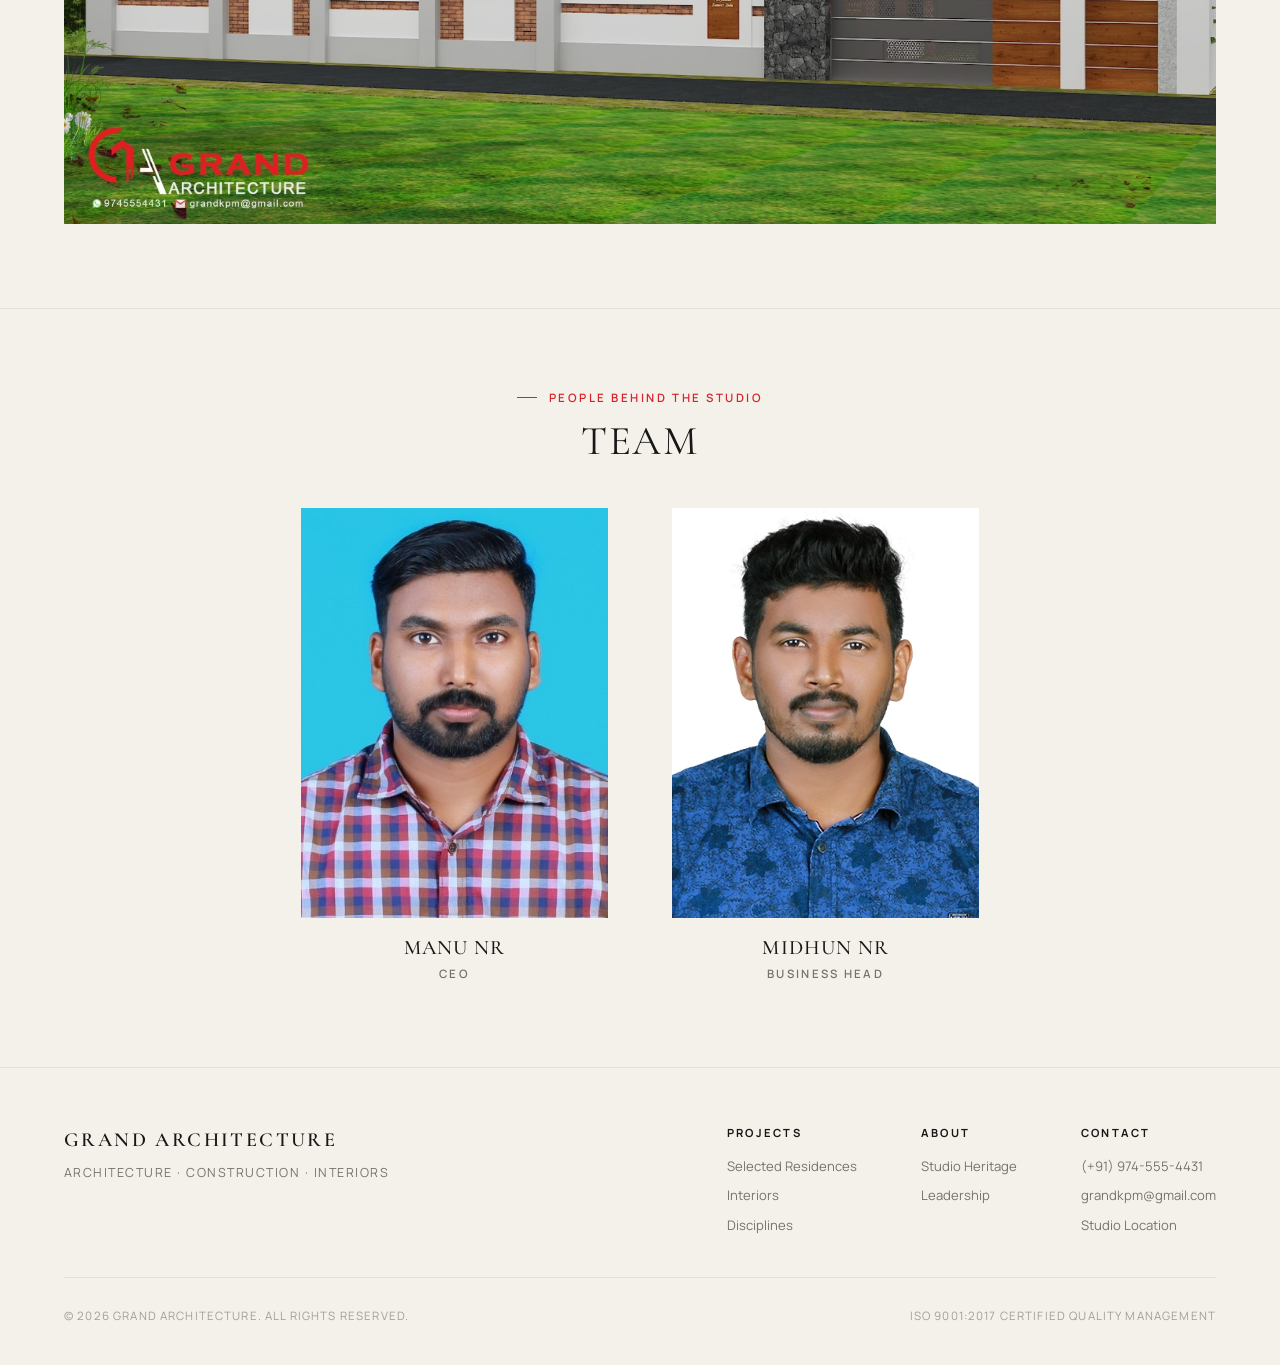
<file: about.html>
<!DOCTYPE html>
<html lang="en">
<head>
  <meta charset="UTF-8">
  <meta http-equiv="X-UA-Compatible" content="IE=edge">
  <meta name="viewport" content="width=device-width, initial-scale=1.0, maximum-scale=5.0">
  
  <title>About · Grand Architecture | Established 1994 · Kerala</title>
  <meta name="description" content="Founded in 1994 by N S Narayanan. Thirty years of residential craftsmanship, contemporary architecture, and bespoke interiors in Kerala.">
  
  <link rel="icon" type="image/png" href="images/slider-main/logonew.png">
  <link rel="apple-touch-icon" href="images/slider-main/logonew.png">

  <link rel="preconnect" href="https://fonts.googleapis.com">
  <link rel="preconnect" href="https://fonts.gstatic.com" crossorigin>
  <link href="https://fonts.googleapis.com/css2?family=Cormorant+Garamond:ital,wght@0,300;0,400;0,500;0,600;0,700;1,400;1,600&family=Manrope:wght@300;400;500;600;700&display=swap" rel="stylesheet">

  <link rel="stylesheet" href="css/style.css">
  <style>
    .page-header-editorial {
      padding: clamp(9rem, 16vw, 13rem) 0 clamp(4rem, 8vw, 6rem);
      border-bottom: 1px solid var(--border-light);
    }
  </style>
</head>
<body>

  <!-- Minimal Nav -->
  <nav class="site-nav is-scrolled" id="site-nav">
    <div class="container nav-row">
      
      <a href="index.html" class="brand-link" aria-label="Grand Architecture">
        <img src="images/slider-main/logo-horizontal.png" alt="Grand Architecture" class="brand-logo-img" width="216" height="48">
      </a>

      <div class="nav-links-wrap">
        <a href="index.html">Home</a>
        <a href="projects.html" class="nav-menu-link">Projects</a>
        <a href="index.html#disciplines" class="nav-menu-link">Architecture</a>
        <a href="index.html#interiors" class="nav-menu-link">Interiors</a>
        <a href="about.html" class="nav-menu-link active">About</a>
      </div>

      <button class="nav-cta" data-consultation-trigger>Start a Project</button>
      <button class="menu-toggle-btn" id="menu-toggle" aria-label="Toggle navigation">
        <span></span>
        <span></span>
        <span></span>
      </button>

    </div>
  </nav>

  <!-- Mobile Drawer -->
  <div class="nav-drawer" id="nav-drawer">
    <div class="drawer-links-stack">
      <a href="index.html" class="drawer-link">Home</a>
      <a href="projects.html" class="drawer-link">Projects</a>
      <a href="index.html#disciplines" class="drawer-link">Architecture</a>
      <a href="index.html#interiors" class="drawer-link">Interiors</a>
      <a href="about.html" class="drawer-link">About</a>
      <a href="contact.html" class="drawer-link">Contact</a>
    </div>
  </div>

  <main>
    <header class="page-header-editorial">
      <div class="container-wide">
        <span class="editorial-tag tag-red">Studio Heritage</span>
        <h1 class="title-display">ESTABLISHED 1994.</h1>
        <p class="text-lead" style="max-width: 680px; margin-top: 1.5rem;">
          Over three decades of architectural design, civil mastery, and personal client dialogue across Kerala.
        </p>
      </div>
    </header>

    <section class="section about-editorial">
      <div class="container">
        <div class="about-grid-editorial">
          
          <div class="about-content-side">
            <span class="editorial-tag">The Foundation</span>
            <h2 class="title-large" style="margin-bottom: 2rem;">
              30+ YEARS<br>
              OF CRAFT.
            </h2>
            <p class="text-lead" style="margin-bottom: 1.5rem;">
              Grand Architecture was founded in 1994 by <strong>Mr. N S Narayanan</strong> in Thrissur. Founded on the bedrock principle that every home is a lifetime investment, Mr. Narayanan led the practice with an unwavering demand for structural honesty.
            </p>
            <p style="font-size: 0.95rem; color: var(--warm-grey); line-height: 1.8;">
              Today, our practice operates under the executive stewardship of Manu NR (CEO) and Midhun NR (Business Head), combining three decades of proven engineering with modern tropical residential aesthetics.
            </p>
            <div class="about-quote-box">
              <blockquote class="about-founder-quote">
                “Construction will always be needed. Build with conscience, innovate constantly, and honor the families who dwell within.”
              </blockquote>
              <div class="about-founder-sig">MR. N S NARAYANAN · FOUNDER</div>
            </div>
          </div>

          <div class="about-hero-portrait">
            <img src="images/projects/project7.jpeg" alt="Grand Architecture Villa Project" loading="lazy">
          </div>

        </div>
      </div>
    </section>

    <!-- Leadership Section (Compact Editorial) -->
    <section class="section team-compact-section">
      <div class="container">
        <div class="team-header-centered">
          <span class="editorial-tag tag-red" style="justify-content: center; margin-bottom: 0.75rem;">People Behind The Studio</span>
          <h2 class="title-large" style="font-size: clamp(2rem, 3.2vw, 2.75rem); letter-spacing: 0.04em; margin-bottom: 0;">TEAM</h2>
        </div>

        <div class="team-compact-duo">
          <div class="team-compact-member">
            <div class="team-compact-portrait">
              <img src="images/team/manu.jpeg" alt="Manu NR, CEO" loading="lazy">
            </div>
            <h3 class="team-compact-name">MANU NR</h3>
            <span class="team-compact-role">CEO</span>
          </div>

          <div class="team-compact-member">
            <div class="team-compact-portrait">
              <img src="images/team/midhun.jpeg" alt="Midhun NR, Business Head" loading="lazy">
            </div>
            <h3 class="team-compact-name">MIDHUN NR</h3>
            <span class="team-compact-role">BUSINESS HEAD</span>
          </div>
        </div>
      </div>
    </section>
  </main>

  <footer class="footer-compact-editorial">
    <div class="container">
      <div class="footer-compact-grid">
        <div>
          <h4 class="footer-brand-title">GRAND ARCHITECTURE</h4>
          <p class="footer-brand-meta">Architecture · Construction · Interiors</p>
        </div>
        <div class="footer-columns-inline">
          <div>
            <h5 class="footer-col-header">Projects</h5>
            <div class="footer-col-links">
              <a href="projects.html">Selected Residences</a>
              <a href="index.html#interiors">Interiors</a>
              <a href="index.html#disciplines">Disciplines</a>
            </div>
          </div>
          <div>
            <h5 class="footer-col-header">About</h5>
            <div class="footer-col-links">
              <a href="about.html">Studio Heritage</a>
              <a href="about.html#team">Leadership</a>
            </div>
          </div>
          <div>
            <h5 class="footer-col-header">Contact</h5>
            <div class="footer-col-links">
              <a href="tel:+919745554431">(+91) 974-555-4431</a>
              <a href="mailto:grandkpm@gmail.com">grandkpm@gmail.com</a>
              <a href="contact.html">Studio Location</a>
            </div>
          </div>
        </div>
      </div>
      <div class="footer-divider-thin"></div>
      <div class="footer-legal-bar">
        <div>&copy; 2026 Grand Architecture. All rights reserved.</div>
        <div>ISO 9001:2017 Certified Quality Management</div>
      </div>
    </div>
  </footer>

  <!-- Consultation Dialog -->
  <div class="consultation-dialog-overlay" id="consultation-dialog" role="dialog" aria-modal="true">
    <div class="consultation-card-box">
      <span class="consultation-close-x" id="consultation-close-btn">&times;</span>
      <span class="editorial-tag tag-red">Studio Dialogue</span>
      <h3 style="font-family: var(--font-serif); font-size: 2.2rem; margin-bottom: 0.5rem;">Start Your Project</h3>
      <p style="font-size: 0.9rem; color: var(--warm-grey); margin-bottom: 2rem;">Speak directly with Grand Architecture leadership.</p>
      <form action="#" method="POST">
        <div class="editorial-input-group"><label class="editorial-label">Your Full Name</label><input type="text" name="name" class="editorial-input" placeholder="Your Name" required></div>
        <div class="editorial-input-group"><label class="editorial-label">Phone / WhatsApp</label><input type="tel" name="phone" class="editorial-input" placeholder="+91 974-555-4431" required></div>
        <div class="editorial-input-group"><label class="editorial-label">Scope</label><select name="scope" class="editorial-input"><option>Architecture & Turnkey Construction</option><option>Architecture Design Only</option><option>Interior Design Only</option></select></div>
        <div class="editorial-input-group"><label class="editorial-label">Plot Details or Location</label><input type="text" name="notes" class="editorial-input" placeholder="Location in Kerala..."></div>
        <button type="submit" class="cta-btn-white" style="background: var(--charcoal); color: #fff; width: 100%; justify-content: center;">SUBMIT INQUIRY →</button>
      </form>
    </div>
  </div>

  <script src="js/main.js"></script>
</body>
</html>
</file>
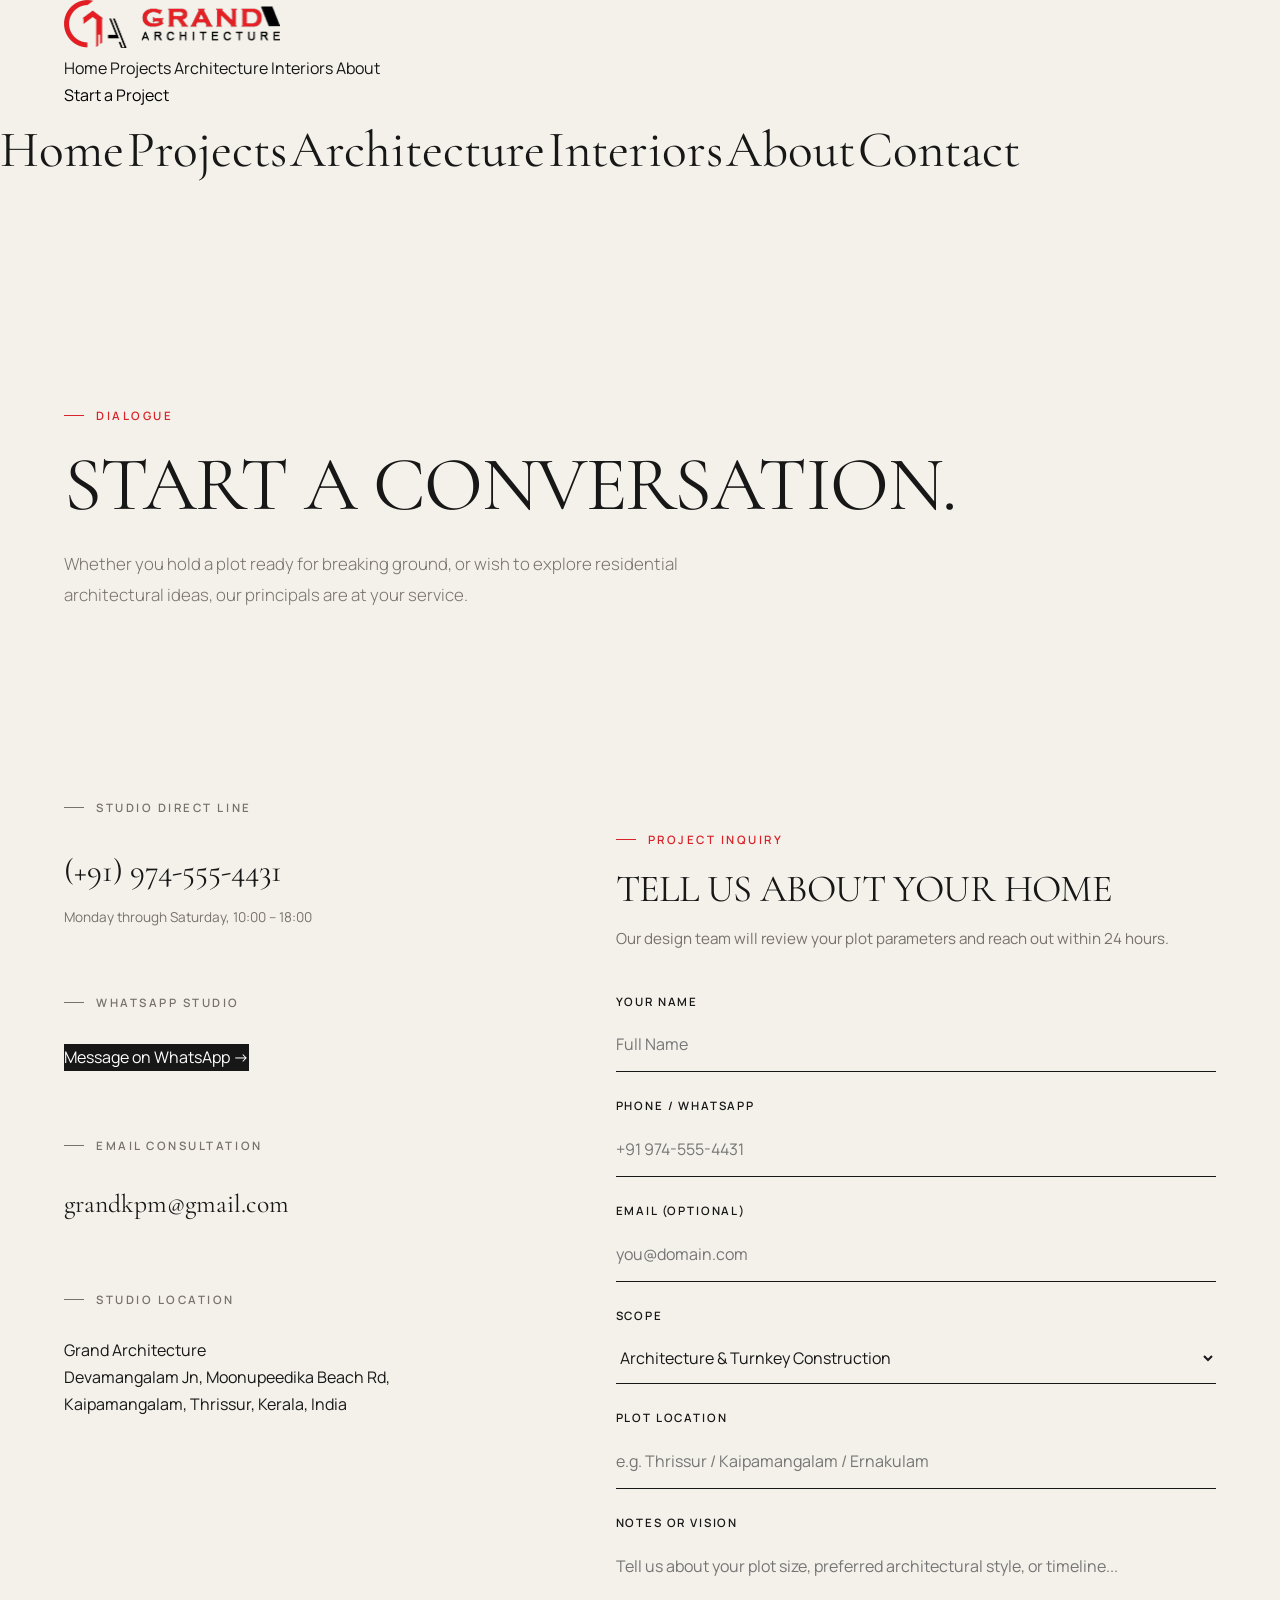
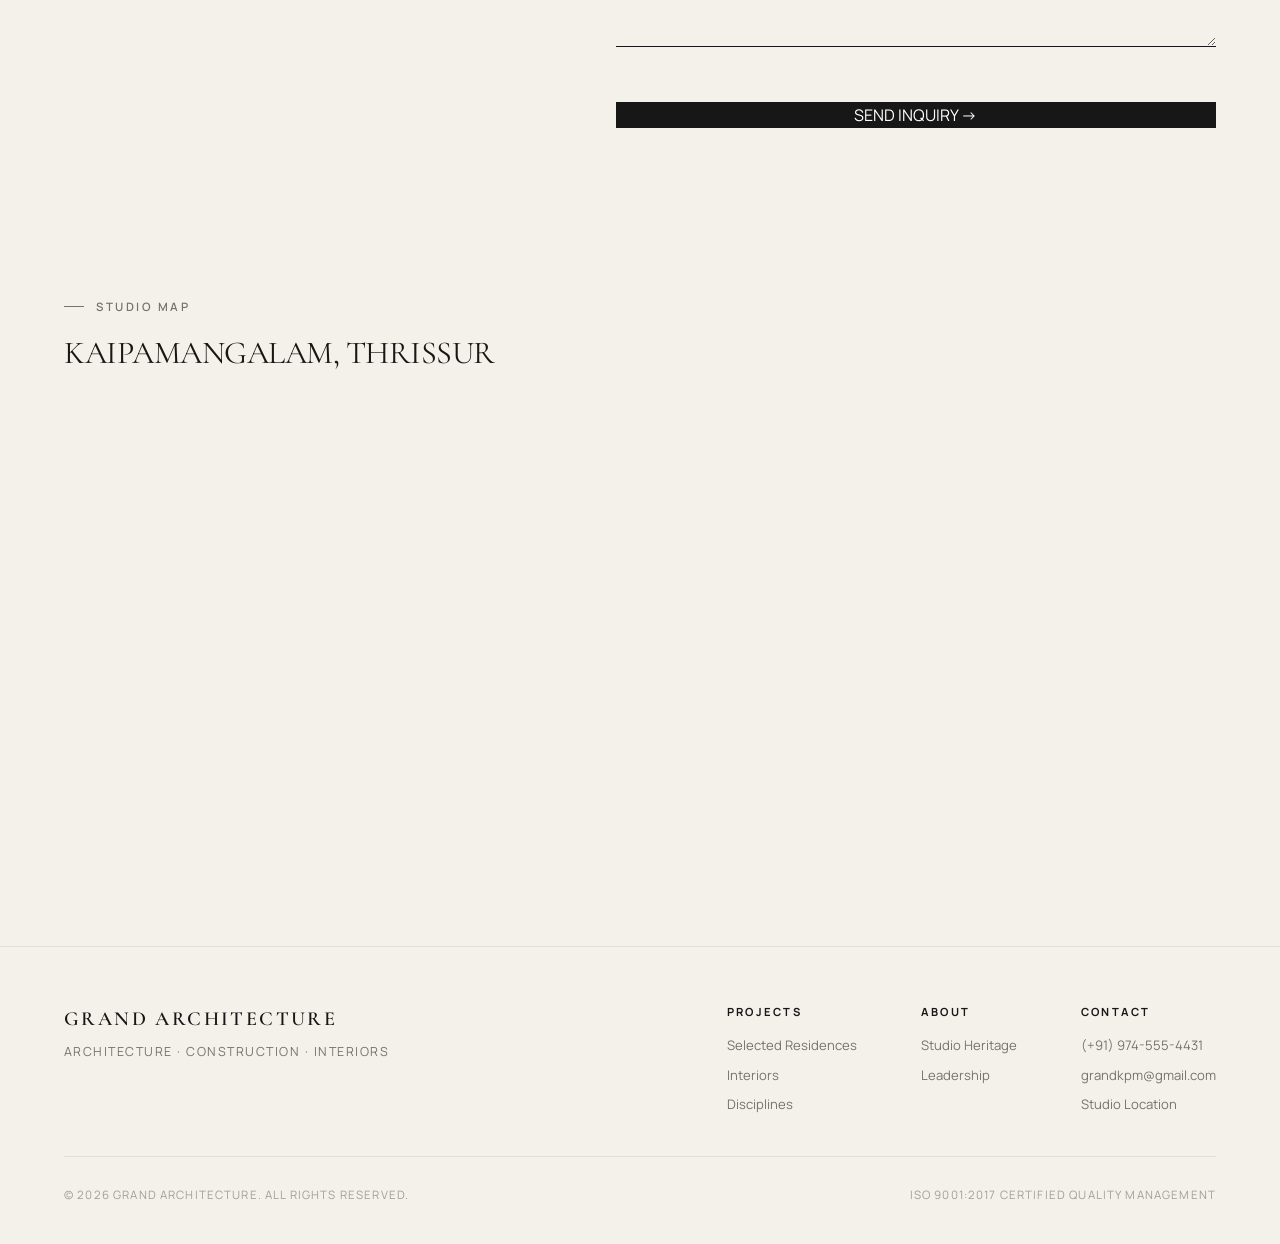
<file: contact.html>
<!DOCTYPE html>
<html lang="en">
<head>
  <meta charset="UTF-8">
  <meta http-equiv="X-UA-Compatible" content="IE=edge">
  <meta name="viewport" content="width=device-width, initial-scale=1.0, maximum-scale=5.0">
  
  <title>Contact · Grand Architecture | Thrissur, Kerala</title>
  <meta name="description" content="Connect with Grand Architecture for bespoke residential architecture, turnkey home construction, and interior design across Kerala. Office in Kaipamangalam, Thrissur.">
  
  <link rel="icon" type="image/png" href="images/slider-main/logonew.png">
  <link rel="apple-touch-icon" href="images/slider-main/logonew.png">

  <link rel="preconnect" href="https://fonts.googleapis.com">
  <link rel="preconnect" href="https://fonts.gstatic.com" crossorigin>
  <link href="https://fonts.googleapis.com/css2?family=Cormorant+Garamond:ital,wght@0,300;0,400;0,500;0,600;0,700;1,400;1,600&family=Manrope:wght@300;400;500;600;700&display=swap" rel="stylesheet">

  <link rel="stylesheet" href="css/style.css">
  <style>
    .page-header-editorial {
      padding: clamp(9rem, 16vw, 13rem) 0 clamp(4rem, 8vw, 6rem);
      border-bottom: 1px solid var(--border-light);
    }
    .contact-columns-editorial {
      display: grid;
      grid-template-columns: 1fr 1.3fr;
      gap: clamp(3rem, 7vw, 8rem);
    }
    @media (max-width: 900px) {
      .contact-columns-editorial {
        grid-template-columns: 1fr;
      }
    }
  </style>
</head>
<body>

  <!-- Minimal Nav -->
  <nav class="site-nav is-scrolled" id="site-nav">
    <div class="container nav-row">
      
      <a href="index.html" class="brand-link" aria-label="Grand Architecture">
        <img src="images/slider-main/logo-horizontal.png" alt="Grand Architecture" class="brand-logo-img" width="216" height="48">
      </a>

      <div class="nav-links-wrap">
        <a href="index.html" class="nav-menu-link">Home</a>
        <a href="projects.html" class="nav-menu-link">Projects</a>
        <a href="index.html#disciplines" class="nav-menu-link">Architecture</a>
        <a href="index.html#interiors" class="nav-menu-link">Interiors</a>
        <a href="about.html" class="nav-menu-link">About</a>
      </div>

      <button class="nav-cta" data-consultation-trigger>Start a Project</button>
      <button class="menu-toggle-btn" id="menu-toggle" aria-label="Toggle navigation">
        <span></span>
        <span></span>
        <span></span>
      </button>

    </div>
  </nav>

  <!-- Mobile Drawer -->
  <div class="nav-drawer" id="nav-drawer">
    <div class="drawer-links-stack">
      <a href="index.html" class="drawer-link">Home</a>
      <a href="projects.html" class="drawer-link">Projects</a>
      <a href="index.html#disciplines" class="drawer-link">Architecture</a>
      <a href="index.html#interiors" class="drawer-link">Interiors</a>
      <a href="about.html" class="drawer-link">About</a>
      <a href="contact.html" class="drawer-link">Contact</a>
    </div>
  </div>

  <main>
    <header class="page-header-editorial">
      <div class="container-wide">
        <span class="editorial-tag tag-red">Dialogue</span>
        <h1 class="title-display">START A CONVERSATION.</h1>
        <p class="text-lead" style="max-width: 680px; margin-top: 1.5rem;">
          Whether you hold a plot ready for breaking ground, or wish to explore residential architectural ideas, our principals are at your service.
        </p>
      </div>
    </header>

    <section class="section" style="background-color: var(--bg-ivory);">
      <div class="container">
        
        <div class="contact-columns-editorial">
          
          <!-- Details -->
          <div>
            <div style="margin-bottom: 3.5rem;">
              <span class="editorial-tag">Studio Direct Line</span>
              <p style="font-family: var(--font-serif); font-size: 2rem; color: var(--charcoal); margin-top: 0.5rem;">
                <a href="tel:+919745554431">(+91) 974-555-4431</a>
              </p>
              <p style="font-size: 0.85rem; color: var(--warm-grey); margin-top: 0.5rem;">
                Monday through Saturday, 10:00 – 18:00
              </p>
            </div>

            <div style="margin-bottom: 3.5rem;">
              <span class="editorial-tag">WhatsApp Studio</span>
              <div style="margin-top: 0.75rem;">
                <a href="https://wa.me/919745554431?text=Hello%20Grand%20Architecture%2C%20I%20would%20like%20to%20discuss%20a%20new%20home%20project." target="_blank" class="cta-btn-white" style="background: var(--charcoal); color: #fff; display: inline-flex;">
                  Message on WhatsApp →
                </a>
              </div>
            </div>

            <div style="margin-bottom: 3.5rem;">
              <span class="editorial-tag">Email Consultation</span>
              <p style="font-family: var(--font-serif); font-size: 1.6rem; color: var(--charcoal); margin-top: 0.5rem;">
                <a href="mailto:grandkpm@gmail.com">grandkpm@gmail.com</a>
              </p>
            </div>

            <div>
              <span class="editorial-tag">Studio Location</span>
              <p style="font-size: 1rem; color: var(--charcoal); line-height: 1.7; margin-top: 0.5rem;">
                Grand Architecture<br>
                Devamangalam Jn, Moonupeedika Beach Rd,<br>
                Kaipamangalam, Thrissur, Kerala, India
              </p>
            </div>
          </div>

          <!-- Form -->
          <div style="border-top: 1px solid var(--border-light); padding-top: 2rem;">
            <span class="editorial-tag tag-red">Project Inquiry</span>
            <h2 class="title-large" style="margin-bottom: 1rem; font-size: 2.4rem;">TELL US ABOUT YOUR HOME</h2>
            <p style="font-size: 0.95rem; color: var(--warm-grey); margin-bottom: 2.5rem;">
              Our design team will review your plot parameters and reach out within 24 hours.
            </p>

            <form action="#" method="POST" id="contact-page-form">
              <div class="editorial-input-group">
                <label class="editorial-label">Your Name</label>
                <input type="text" name="name" class="editorial-input" placeholder="Full Name" required>
              </div>

              <div class="editorial-input-group">
                <label class="editorial-label">Phone / WhatsApp</label>
                <input type="tel" name="phone" class="editorial-input" placeholder="+91 974-555-4431" required>
              </div>

              <div class="editorial-input-group">
                <label class="editorial-label">Email (Optional)</label>
                <input type="email" name="email" class="editorial-input" placeholder="you@domain.com">
              </div>

              <div class="editorial-input-group">
                <label class="editorial-label">Scope</label>
                <select name="scope" class="editorial-input" style="border-radius: 0;" required>
                  <option value="Architecture & Turnkey Construction">Architecture & Turnkey Construction</option>
                  <option value="Architectural Design Only">Architectural Design Only</option>
                  <option value="Interior Design & Complete Furnishing">Interior Design & Complete Furnishing</option>
                  <option value="Home Renovation">Home Renovation</option>
                </select>
              </div>

              <div class="editorial-input-group">
                <label class="editorial-label">Plot Location</label>
                <input type="text" name="location" class="editorial-input" placeholder="e.g. Thrissur / Kaipamangalam / Ernakulam">
              </div>

              <div class="editorial-input-group">
                <label class="editorial-label">Notes or Vision</label>
                <textarea name="notes" class="editorial-input" rows="3" placeholder="Tell us about your plot size, preferred architectural style, or timeline..."></textarea>
              </div>

              <button type="submit" class="cta-btn-white" style="background: var(--charcoal); color: #fff; width: 100%; justify-content: center; margin-top: 1.5rem;">
                SEND INQUIRY →
              </button>
            </form>
          </div>

        </div>

        <!-- Google Maps Embed -->
        <div style="margin-top: 6rem; border-top: 1px solid var(--border-light); padding-top: 4rem;">
          <span class="editorial-tag">Studio Map</span>
          <h3 class="title-large" style="margin-bottom: 2rem; font-size: 2rem;">KAIPAMANGALAM, THRISSUR</h3>
          <iframe 
            src="https://www.google.com/maps/embed?pb=!1m18!1m12!1m3!1d981.3371736827097!2d76.12845607533772!3d10.313953791302312!2m3!1f0!2f0!3f0!3m2!1i1024!2i768!4f13.1!3m3!1m2!1s0x3b081f1d704bb5f7%3A0xa43945ba6df12e2e!2sGRAND%20Wood%20Works!5e0!3m2!1sen!2sin!4v1699617246084!5m2!1sen!2sin" 
            width="100%" 
            height="460" 
            style="border:0; display:block;" 
            allowfullscreen="" 
            loading="lazy" 
            referrerpolicy="no-referrer-when-downgrade">
          </iframe>
        </div>

      </div>
    </section>
  </main>

  <footer class="footer-compact-editorial">
    <div class="container">
      <div class="footer-compact-grid">
        <div>
          <h4 class="footer-brand-title">GRAND ARCHITECTURE</h4>
          <p class="footer-brand-meta">Architecture · Construction · Interiors</p>
        </div>
        <div class="footer-columns-inline">
          <div>
            <h5 class="footer-col-header">Projects</h5>
            <div class="footer-col-links">
              <a href="projects.html">Selected Residences</a>
              <a href="index.html#interiors">Interiors</a>
              <a href="index.html#disciplines">Disciplines</a>
            </div>
          </div>
          <div>
            <h5 class="footer-col-header">About</h5>
            <div class="footer-col-links">
              <a href="about.html">Studio Heritage</a>
              <a href="about.html#team">Leadership</a>
            </div>
          </div>
          <div>
            <h5 class="footer-col-header">Contact</h5>
            <div class="footer-col-links">
              <a href="tel:+919745554431">(+91) 974-555-4431</a>
              <a href="mailto:grandkpm@gmail.com">grandkpm@gmail.com</a>
              <a href="contact.html">Studio Location</a>
            </div>
          </div>
        </div>
      </div>
      <div class="footer-divider-thin"></div>
      <div class="footer-legal-bar">
        <div>&copy; 2026 Grand Architecture. All rights reserved.</div>
        <div>ISO 9001:2017 Certified Quality Management</div>
      </div>
    </div>
  </footer>

  <script src="js/main.js"></script>
  <script>
    const form = document.getElementById('contact-page-form');
    if (form) {
      form.addEventListener('submit', (e) => {
        e.preventDefault();
        const name = form.querySelector('[name="name"]').value;
        const phone = form.querySelector('[name="phone"]').value;
        const scope = form.querySelector('[name="scope"]').value;
        const loc = form.querySelector('[name="location"]').value;
        const notes = form.querySelector('[name="notes"]').value;

        const waText = encodeURIComponent(`Hello Grand Architecture, my name is ${name}. Interested in: ${scope}. Location: ${loc}. Phone: ${phone}. Details: ${notes}`);
        const waUrl = `https://wa.me/919745554431?text=${waText}`;

        form.innerHTML = `
          <div style="padding: 3rem 0;">
            <div style="font-family: var(--font-serif); font-size: 2.2rem; margin-bottom: 1rem;">Inquiry Transmitted</div>
            <p style="color: var(--warm-grey); font-size: 0.95rem; margin-bottom: 2rem; line-height: 1.7;">
              Thank you, ${name}. Our design principal will contact you directly within 24 hours.
            </p>
            <a href="${waUrl}" target="_blank" class="cta-btn-white" style="background: var(--charcoal); color: #fff; display: inline-flex;">
              Continue Directly on WhatsApp →
            </a>
          </div>
        `;
      });
    }
  </script>
</body>
</html>
</file>
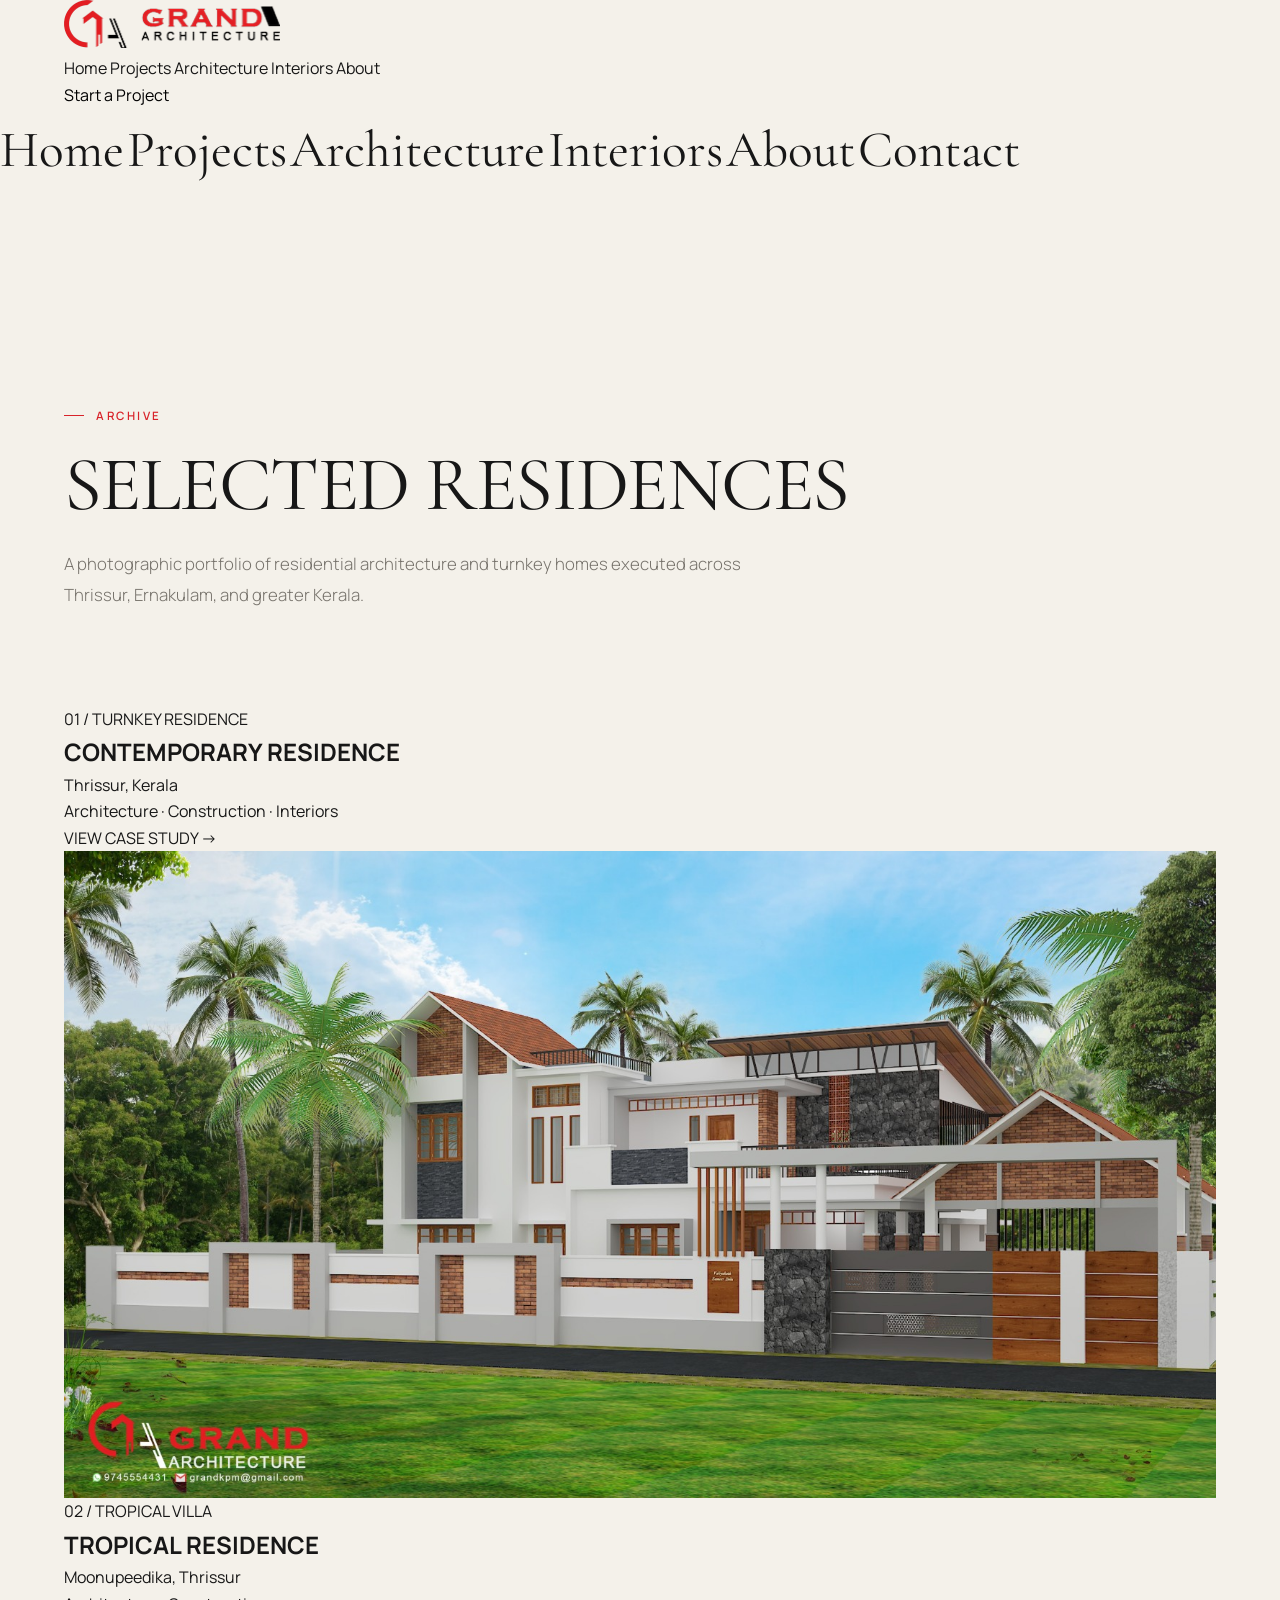
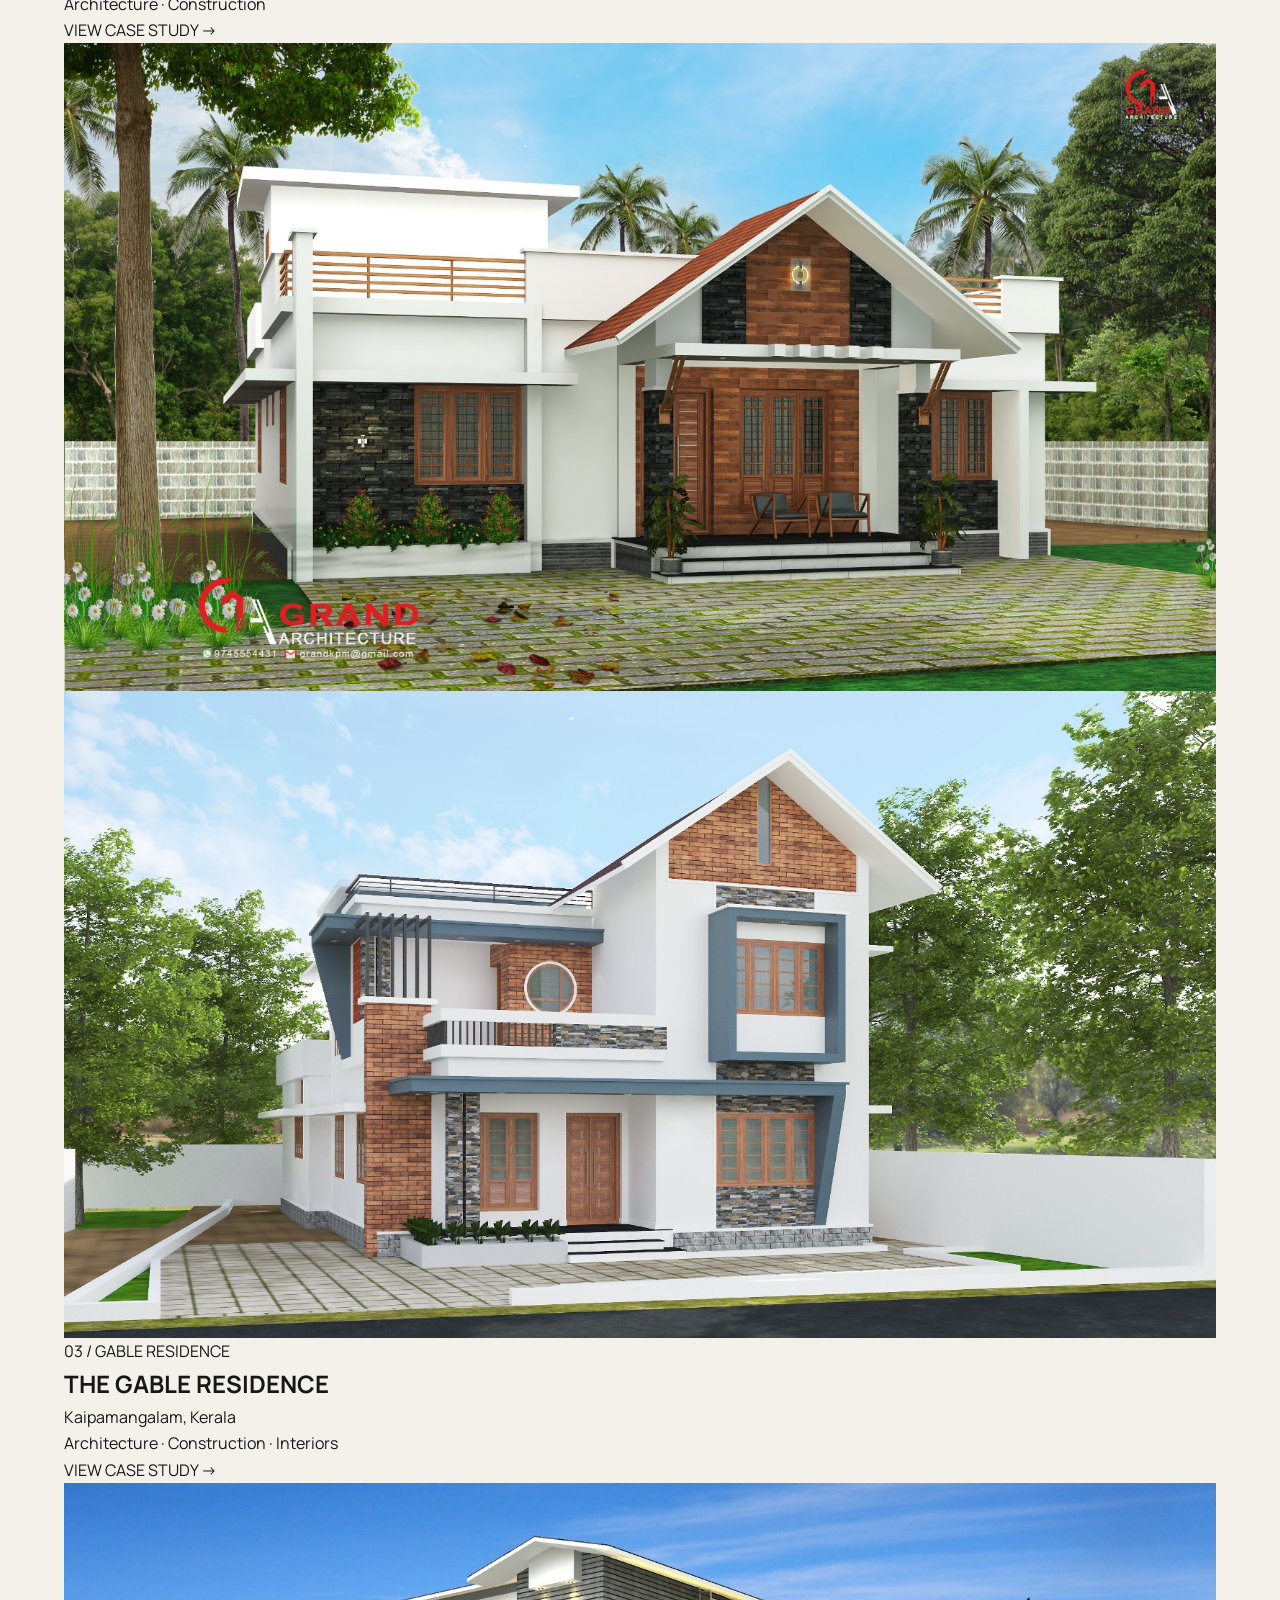
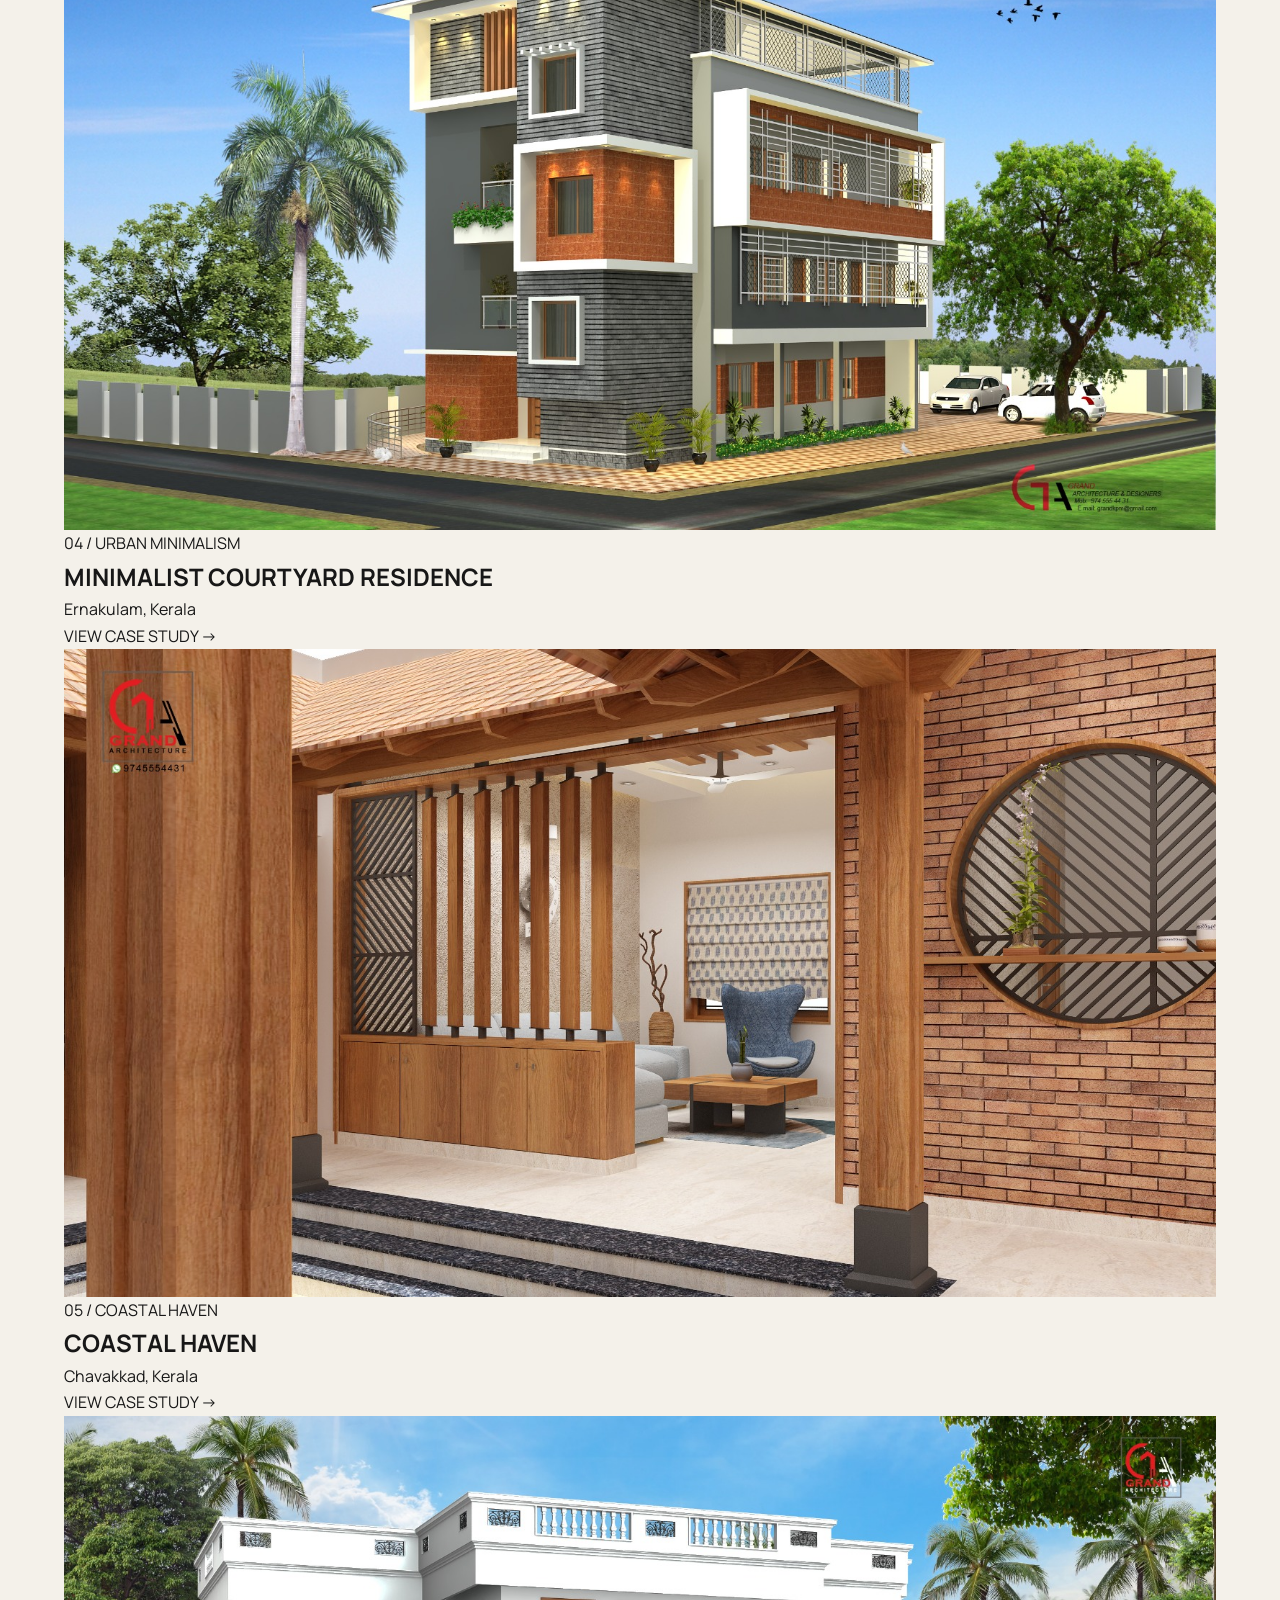
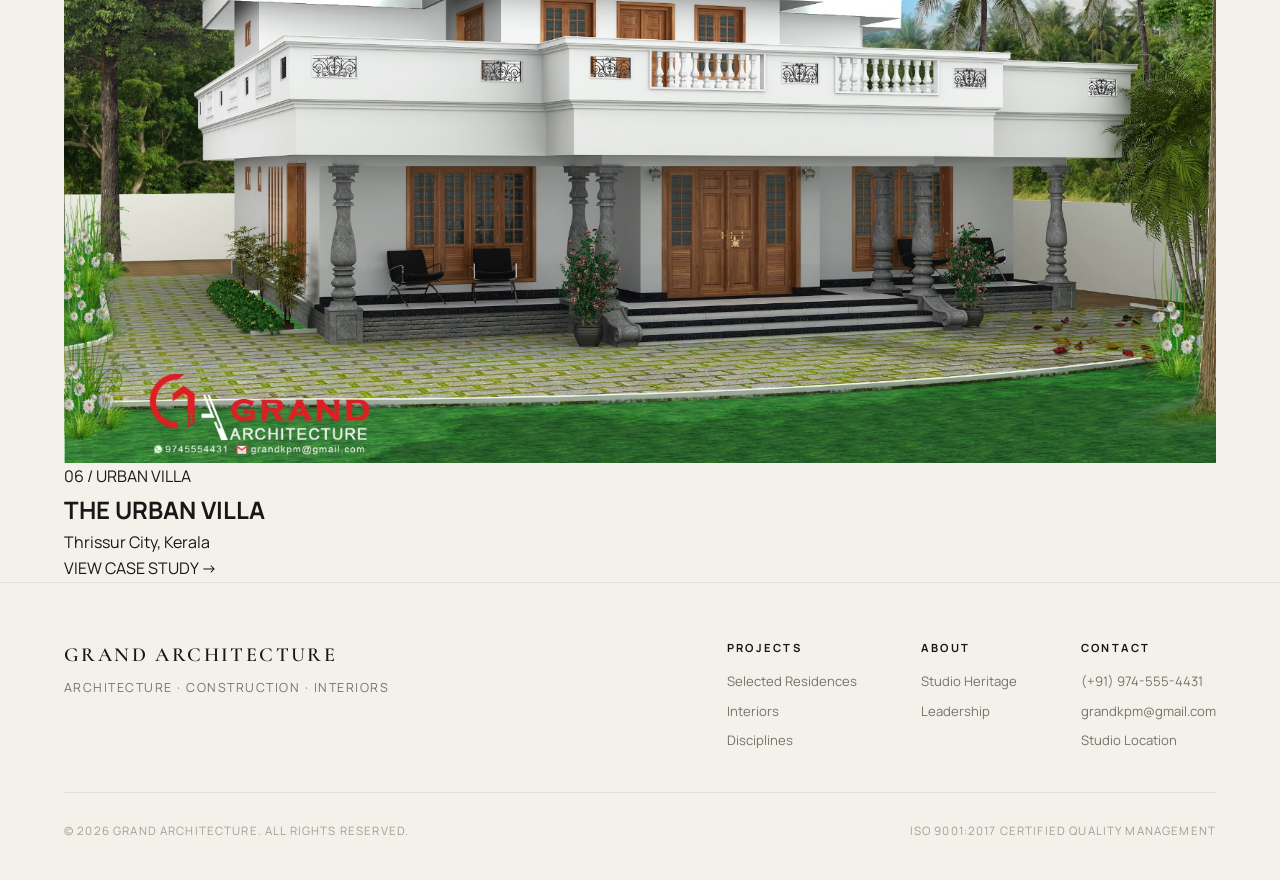
<file: projects.html>
<!DOCTYPE html>
<html lang="en">
<head>
  <meta charset="UTF-8">
  <meta http-equiv="X-UA-Compatible" content="IE=edge">
  <meta name="viewport" content="width=device-width, initial-scale=1.0, maximum-scale=5.0">
  
  <title>Selected Residences · Grand Architecture | Kerala</title>
  <meta name="description" content="Selected residential portfolio by Grand Architecture. Bespoke contemporary homes and tropical villas designed and built across Kerala.">
  
  <link rel="icon" type="image/png" href="images/slider-main/logonew.png">
  <link rel="apple-touch-icon" href="images/slider-main/logonew.png">

  <link rel="preconnect" href="https://fonts.googleapis.com">
  <link rel="preconnect" href="https://fonts.gstatic.com" crossorigin>
  <link href="https://fonts.googleapis.com/css2?family=Cormorant+Garamond:ital,wght@0,300;0,400;0,500;0,600;0,700;1,400;1,600&family=Manrope:wght@300;400;500;600;700&display=swap" rel="stylesheet">

  <link rel="stylesheet" href="css/style.css">
  <style>
    .page-header-editorial {
      padding: clamp(9rem, 16vw, 13rem) 0 clamp(4rem, 8vw, 6rem);
      border-bottom: 1px solid var(--border-light);
    }
  </style>
</head>
<body>

  <!-- Minimal Nav -->
  <nav class="site-nav is-scrolled" id="site-nav">
    <div class="container nav-row">
      
      <a href="index.html" class="brand-link" aria-label="Grand Architecture">
        <img src="images/slider-main/logo-horizontal.png" alt="Grand Architecture" class="brand-logo-img" width="216" height="48">
      </a>

      <div class="nav-links-wrap">
        <a href="index.html" class="nav-menu-link">Home</a>
        <a href="projects.html" class="nav-menu-link active">Projects</a>
        <a href="index.html#disciplines" class="nav-menu-link">Architecture</a>
        <a href="index.html#interiors" class="nav-menu-link">Interiors</a>
        <a href="about.html" class="nav-menu-link">About</a>
      </div>

      <button class="nav-cta" data-consultation-trigger>Start a Project</button>
      <button class="menu-toggle-btn" id="menu-toggle" aria-label="Toggle navigation">
        <span></span>
        <span></span>
        <span></span>
      </button>

    </div>
  </nav>

  <!-- Mobile Drawer -->
  <div class="nav-drawer" id="nav-drawer">
    <div class="drawer-links-stack">
      <a href="index.html" class="drawer-link">Home</a>
      <a href="projects.html" class="drawer-link">Projects</a>
      <a href="index.html#disciplines" class="drawer-link">Architecture</a>
      <a href="index.html#interiors" class="drawer-link">Interiors</a>
      <a href="about.html" class="drawer-link">About</a>
      <a href="contact.html" class="drawer-link">Contact</a>
    </div>
  </div>

  <main>
    <!-- Header -->
    <header class="page-header-editorial">
      <div class="container-wide">
        <span class="editorial-tag tag-red">Archive</span>
        <h1 class="title-display">SELECTED RESIDENCES</h1>
        <p class="text-lead" style="max-width: 680px; margin-top: 1.5rem;">
          A photographic portfolio of residential architecture and turnkey homes executed across Thrissur, Ernakulam, and greater Kerala.
        </p>
      </div>
    </header>

    <!-- Portfolio Flow -->
    <section class="portfolio-editorial">
      <div class="container-wide">
        
        <div class="portfolio-items-flow">

          <!-- 01 -->
          <article class="project-editorial-item project-layout-70" data-open-project="res-1">
            <div class="project-meta-strip">
              <span class="project-num-label">01 / TURNKEY RESIDENCE</span>
              <h2 class="project-name-heading">CONTEMPORARY RESIDENCE</h2>
              <p class="project-location-text">Thrissur, Kerala</p>
              <p class="project-disciplines-text">Architecture · Construction · Interiors</p>
              <div class="project-view-btn">VIEW CASE STUDY <span>→</span></div>
            </div>
            <div class="project-visual-box">
              <img src="images/projects/project7.jpeg" alt="Contemporary Residence, Thrissur" loading="lazy">
              <div class="project-hover-line"></div>
            </div>
          </article>

          <!-- 02 -->
          <article class="project-editorial-item project-layout-offset-right" data-open-project="res-2">
            <div class="project-meta-strip">
              <span class="project-num-label">02 / TROPICAL VILLA</span>
              <h2 class="project-name-heading">TROPICAL RESIDENCE</h2>
              <p class="project-location-text">Moonupeedika, Thrissur</p>
              <p class="project-disciplines-text">Architecture · Construction</p>
              <div class="project-view-btn">VIEW CASE STUDY <span>→</span></div>
            </div>
            <div class="project-visual-box">
              <img src="images/projects/project3.jpeg" alt="Tropical Residence, Moonupeedika" loading="lazy">
              <div class="project-hover-line"></div>
            </div>
          </article>

          <!-- 03 -->
          <article class="project-editorial-item project-layout-asymmetric-left" data-open-project="res-3">
            <div class="project-visual-box">
              <img src="images/projects/project1.jpeg" alt="The Gable Residence, Kaipamangalam" loading="lazy">
              <div class="project-hover-line"></div>
            </div>
            <div class="project-meta-strip">
              <span class="project-num-label">03 / GABLE RESIDENCE</span>
              <h2 class="project-name-heading">THE GABLE RESIDENCE</h2>
              <p class="project-location-text">Kaipamangalam, Kerala</p>
              <p class="project-disciplines-text">Architecture · Construction · Interiors</p>
              <div class="project-view-btn">VIEW CASE STUDY <span>→</span></div>
            </div>
          </article>

          <!-- 04 -->
          <article class="project-editorial-item project-layout-fullbleed" data-open-project="res-4">
            <div class="project-visual-box">
              <img src="images/projects/project2.jpeg" alt="Minimalist Courtyard Residence, Ernakulam" loading="lazy">
              <div class="project-hover-line"></div>
            </div>
            <div class="project-meta-strip">
              <div>
                <span class="project-num-label">04 / URBAN MINIMALISM</span>
                <h2 class="project-name-heading">MINIMALIST COURTYARD RESIDENCE</h2>
                <p class="project-location-text">Ernakulam, Kerala</p>
              </div>
              <div class="project-view-btn">VIEW CASE STUDY <span>→</span></div>
            </div>
          </article>

          <!-- 05 & 06 -->
          <div class="project-duo-grid">
            <article class="project-editorial-item" data-open-project="res-5">
              <div class="project-visual-box">
                <img src="images/projects/project5.jpeg" alt="Coastal Haven, Chavakkad" loading="lazy">
                <div class="project-hover-line"></div>
              </div>
              <div class="project-meta-strip">
                <span class="project-num-label">05 / COASTAL HAVEN</span>
                <h2 class="project-name-heading">COASTAL HAVEN</h2>
                <p class="project-location-text">Chavakkad, Kerala</p>
                <div class="project-view-btn">VIEW CASE STUDY <span>→</span></div>
              </div>
            </article>

            <article class="project-editorial-item project-item-stagger" data-open-project="res-6">
              <div class="project-visual-box">
                <img src="images/projects/project6.jpeg" alt="The Urban Villa, Thrissur City" loading="lazy">
                <div class="project-hover-line"></div>
              </div>
              <div class="project-meta-strip">
                <span class="project-num-label">06 / URBAN VILLA</span>
                <h2 class="project-name-heading">THE URBAN VILLA</h2>
                <p class="project-location-text">Thrissur City, Kerala</p>
                <div class="project-view-btn">VIEW CASE STUDY <span>→</span></div>
              </div>
            </article>
          </div>

        </div>

      </div>
    </section>
  </main>

  <!-- Footer -->
  <footer class="footer-compact-editorial">
    <div class="container">
      <div class="footer-compact-grid">
        <div>
          <h4 class="footer-brand-title">GRAND ARCHITECTURE</h4>
          <p class="footer-brand-meta">Architecture · Construction · Interiors</p>
        </div>
        <div class="footer-columns-inline">
          <div>
            <h5 class="footer-col-header">Projects</h5>
            <div class="footer-col-links">
              <a href="projects.html">Selected Residences</a>
              <a href="index.html#interiors">Interiors</a>
              <a href="index.html#disciplines">Disciplines</a>
            </div>
          </div>
          <div>
            <h5 class="footer-col-header">About</h5>
            <div class="footer-col-links">
              <a href="about.html">Studio Heritage</a>
              <a href="about.html#team">Leadership</a>
            </div>
          </div>
          <div>
            <h5 class="footer-col-header">Contact</h5>
            <div class="footer-col-links">
              <a href="tel:+919745554431">(+91) 974-555-4431</a>
              <a href="mailto:grandkpm@gmail.com">grandkpm@gmail.com</a>
              <a href="contact.html">Studio Location</a>
            </div>
          </div>
        </div>
      </div>
      <div class="footer-divider-thin"></div>
      <div class="footer-legal-bar">
        <div>&copy; 2026 Grand Architecture. All rights reserved.</div>
        <div>ISO 9001:2017 Certified Quality Management</div>
      </div>
    </div>
  </footer>

  <!-- Fullscreen Modal -->
  <div class="modal-screen-overlay" id="project-modal-screen" role="dialog" aria-modal="true">
    <button class="modal-close-trigger" id="modal-close-trigger">CLOSE &times;</button>
    <div class="modal-hero-photo-wrap">
      <img src="images/projects/project7.jpeg" alt="Residence" id="modal-hero-photo">
    </div>
    <div class="container modal-editorial-body">
      <span class="editorial-tag tag-red" id="modal-num-display">RESIDENCE 01</span>
      <h2 class="title-display" id="modal-title-display">CONTEMPORARY RESIDENCE</h2>
      <p style="font-size: 1rem; letter-spacing: 0.12em; text-transform: uppercase; color: var(--warm-grey); margin-bottom: 2rem;" id="modal-loc-display">Thrissur, Kerala</p>
      <p style="font-size: 0.85rem; letter-spacing: 0.14em; text-transform: uppercase; color: var(--brand-red); font-weight: 600;" id="modal-disc-display">Architecture · Construction · Interiors</p>
      <div class="modal-meta-grid">
        <div class="modal-meta-item"><span class="modal-meta-label">Built-Up Area</span><span class="modal-meta-value" id="modal-area-display">4,650 Sq. Ft.</span></div>
        <div class="modal-meta-item"><span class="modal-meta-label">Completion Year</span><span class="modal-meta-value" id="modal-year-display">2023</span></div>
        <div class="modal-meta-item"><span class="modal-meta-label">Scope</span><span class="modal-meta-value" id="modal-scope-display">Turnkey</span></div>
        <div class="modal-meta-item"><span class="modal-meta-label">Location</span><span class="modal-meta-value">Kerala</span></div>
      </div>
      <p class="text-lead" id="modal-story-display"></p>
      <div class="modal-gallery-strip" id="modal-gallery-strip"></div>
      <div class="modal-next-project-link" id="modal-next-project-trigger">
        <span>NEXT RESIDENCE</span>
        <span id="modal-next-name-display">TROPICAL RESIDENCE →</span>
      </div>
    </div>
  </div>

  <!-- Consultation Dialog -->
  <div class="consultation-dialog-overlay" id="consultation-dialog" role="dialog" aria-modal="true">
    <div class="consultation-card-box">
      <span class="consultation-close-x" id="consultation-close-btn">&times;</span>
      <span class="editorial-tag tag-red">Studio Dialogue</span>
      <h3 style="font-family: var(--font-serif); font-size: 2.2rem; margin-bottom: 0.5rem;">Start Your Project</h3>
      <p style="font-size: 0.9rem; color: var(--warm-grey); margin-bottom: 2rem;">Speak directly with Grand Architecture leadership.</p>
      <form action="#" method="POST">
        <div class="editorial-input-group"><label class="editorial-label">Your Full Name</label><input type="text" name="name" class="editorial-input" placeholder="Your Name" required></div>
        <div class="editorial-input-group"><label class="editorial-label">Phone / WhatsApp</label><input type="tel" name="phone" class="editorial-input" placeholder="+91 974-555-4431" required></div>
        <div class="editorial-input-group"><label class="editorial-label">Scope</label><select name="scope" class="editorial-input"><option>Architecture & Turnkey Construction</option><option>Architecture Design Only</option><option>Interior Design Only</option></select></div>
        <div class="editorial-input-group"><label class="editorial-label">Plot Details or Location</label><input type="text" name="notes" class="editorial-input" placeholder="Location in Kerala..."></div>
        <button type="submit" class="cta-btn-white" style="background: var(--charcoal); color: #fff; width: 100%; justify-content: center;">SUBMIT INQUIRY →</button>
      </form>
    </div>
  </div>

  <script src="js/main.js"></script>
</body>
</html>
</file>
<file: css/style.css>
/* ==========================================================================
   GRAND ARCHITECTURE — REFINED EDITORIAL PORTFOLIO DESIGN SYSTEM
   Visual Hierarchy:
     - Image-First: Architecture photography occupies 65-70% of visual space
     - Palette: Warm Ivory (#F4F1EA), Warm Stone (#D8D1C5), Deep Charcoal (#171717), Warm Grey (#77736C)
     - Accent: Grand Architecture Red (#D8232A) used only for 1px lines & micro-labels
     - Typography: Cormorant Garamond (Serif Display) + Manrope (Sans Body)
     - Aesthetics: Zero rounded cards, sharp edges, calm, expensive, expansive whitespace
   ========================================================================== */

@import url('https://fonts.googleapis.com/css2?family=Cormorant+Garamond:ital,wght@0,300;0,400;0,500;0,600;0,700;1,400;1,600&family=Manrope:wght@300;400;500;600;700&display=swap');

:root {
  --font-serif: 'Cormorant Garamond', Georgia, 'Times New Roman', serif;
  --font-sans: 'Manrope', -apple-system, BlinkMacSystemFont, 'Segoe UI', Roboto, sans-serif;

  /* Architectural Color Tokens */
  --bg-ivory: #F4F1EA;
  --bg-white: #FFFFFF;
  --stone: #D8D1C5;
  --stone-subtle: #EBE6DC;
  --charcoal: #171717;
  --charcoal-soft: #242424;
  --warm-grey: #77736C;
  --warm-grey-light: #A39E96;

  /* Accent (Used with absolute restraint) */
  --brand-red: #D8232A;

  /* Borders (Subtle hairline dividers) */
  --border-hairline: rgba(23, 23, 23, 0.08);
  --border-stone: rgba(216, 209, 197, 0.8);
  --border-dark: rgba(255, 255, 255, 0.12);

  /* Layout Standards */
  --header-height: 80px;
  --header-height-mobile: 68px;
  --container-max: 1440px;
  --container-wide: 1600px;
  --pad-x: clamp(1.5rem, 5vw, 4.5rem);
  --section-pad: clamp(4rem, 6.5vw, 6rem);

  /* Transitions */
  --ease-editorial: cubic-bezier(0.16, 1, 0.3, 1);
  --trans-fast: 0.25s ease;
  --trans-smooth: 0.5s cubic-bezier(0.16, 1, 0.3, 1);
  --trans-slow: 0.9s cubic-bezier(0.16, 1, 0.3, 1);
}

/* ==========================================================================
   Reset & Baseline (Sharp Architectural Geometry)
   ========================================================================== */

*, *::before, *::after {
  box-sizing: border-box;
  margin: 0;
  padding: 0;
  border-radius: 0 !important; /* Strict architectural purity - no rounded cards */
}

html {
  font-size: 16px;
  scroll-behavior: smooth;
  background-color: var(--bg-ivory);
  color: var(--charcoal);
  -webkit-font-smoothing: antialiased;
  -moz-osx-font-smoothing: grayscale;
}

body {
  font-family: var(--font-sans);
  background-color: var(--bg-ivory);
  color: var(--charcoal);
  line-height: 1.65;
  overflow-x: hidden;
  position: relative;
}

img, picture, video {
  display: block;
  max-width: 100%;
  height: auto;
}

a {
  color: inherit;
  text-decoration: none;
  transition: opacity var(--trans-fast), color var(--trans-fast);
}

button, input, textarea, select {
  font: inherit;
  border: none;
  outline: none;
  background: none;
}

button {
  cursor: pointer;
}

ul, ol {
  list-style: none;
}

/* ==========================================================================
   Typography Standards
   ========================================================================== */

.editorial-tag {
  display: inline-flex;
  align-items: center;
  gap: 0.75rem;
  font-family: var(--font-sans);
  font-size: 0.72rem;
  font-weight: 600;
  letter-spacing: 0.22em;
  text-transform: uppercase;
  color: var(--warm-grey);
  margin-bottom: 1.25rem;
}

.editorial-tag.tag-red {
  color: var(--brand-red);
}

.editorial-tag::before {
  content: "";
  display: inline-block;
  width: 20px;
  height: 1px;
  background-color: currentColor;
}

.title-display {
  font-family: var(--font-serif);
  font-weight: 400;
  line-height: 1.04;
  letter-spacing: -0.02em;
  font-size: clamp(2.8rem, 6vw, 5.2rem);
  color: var(--charcoal);
}

.title-large {
  font-family: var(--font-serif);
  font-weight: 400;
  line-height: 1.08;
  letter-spacing: -0.015em;
  font-size: clamp(2.2rem, 4.2vw, 3.8rem);
  color: var(--charcoal);
}

.title-project {
  font-family: var(--font-serif);
  font-weight: 400;
  line-height: 1.05;
  letter-spacing: -0.015em;
  font-size: clamp(1.8rem, 3.2vw, 2.8rem);
  color: var(--charcoal);
}

.text-lead {
  font-family: var(--font-sans);
  font-size: clamp(1.05rem, 1.25vw, 1.2rem);
  font-weight: 300;
  line-height: 1.8;
  color: var(--warm-grey);
}

.text-meta {
  font-size: 0.75rem;
  font-weight: 600;
  letter-spacing: 0.16em;
  text-transform: uppercase;
  color: var(--warm-grey);
}

.accent-line-red {
  width: 2px;
  height: 44px;
  background-color: var(--brand-red);
  margin-bottom: 1.75rem;
}

/* ==========================================================================
   Layout Containers & Spacing
   ========================================================================== */

.container {
  width: 100%;
  max-width: var(--container-max);
  margin-left: auto;
  margin-right: auto;
  padding-left: var(--pad-x);
  padding-right: var(--pad-x);
}

.container-wide {
  width: 100%;
  max-width: var(--container-wide);
  margin-left: auto;
  margin-right: auto;
  padding-left: var(--pad-x);
  padding-right: var(--pad-x);
}

.section {
  padding-top: var(--section-pad);
  padding-bottom: var(--section-pad);
  position: relative;
}

.section-dark {
  background-color: var(--charcoal);
  color: #FFFFFF;
}

.section-dark .title-display,
.section-dark .title-large,
.section-dark .title-project {
  color: #FFFFFF;
}

.section-dark .text-lead,
.section-dark .text-meta {
  color: #A3A3A3;
}

/* ==========================================================================
   FIXED HEADER & CLEAN LOGO LOCKUP (CRITICAL BUG #1 FIXED)
   ========================================================================== */

.site-header {
  position: fixed;
  top: 0;
  left: 0;
  width: 100%;
  height: var(--header-height);
  background-color: rgba(244, 241, 234, 0.96);
  backdrop-filter: blur(16px);
  -webkit-backdrop-filter: blur(16px);
  border-bottom: 1px solid var(--border-hairline);
  z-index: 1000;
  display: flex;
  align-items: center;
  transition: background-color var(--trans-fast);
}

.header-row {
  display: flex;
  align-items: center;
  justify-content: space-between;
  width: 100%;
  height: 100%;
}

/* Controlled Desktop Width 180-220px, Mobile 140-170px, No Duplicate Rendering */
.brand-link {
  display: inline-flex;
  align-items: center;
  height: 48px;
  width: auto;
  max-width: 220px;
  flex-shrink: 0;
}

.brand-logo-img {
  width: 216px;
  height: 48px;
  max-height: 48px;
  object-fit: contain;
  display: block;
}

@media (max-width: 768px) {
  .brand-logo-img {
    width: 156px;
    height: 35px;
    max-height: 35px;
  }
}

.nav-links-menu {
  display: flex;
  align-items: center;
  gap: 2.75rem;
}

.nav-link-item {
  font-size: 0.78rem;
  font-weight: 500;
  letter-spacing: 0.14em;
  text-transform: uppercase;
  color: var(--charcoal);
  position: relative;
  padding: 0.35rem 0;
}

.nav-link-item::after {
  content: "";
  position: absolute;
  left: 0;
  bottom: 0;
  width: 100%;
  height: 1px;
  background-color: var(--brand-red);
  transform: scaleX(0);
  transform-origin: right;
  transition: transform var(--trans-fast);
}

.nav-link-item:hover::after,
.nav-link-item.active::after {
  transform: scaleX(1);
  transform-origin: left;
}

.nav-link-item.active {
  color: var(--brand-red);
}

.nav-cta-link {
  font-size: 0.75rem;
  font-weight: 600;
  letter-spacing: 0.14em;
  text-transform: uppercase;
  padding: 0.65rem 1.4rem;
  border: 1px solid var(--charcoal);
  color: var(--charcoal);
  transition: all var(--trans-fast);
  background: transparent;
}

.nav-cta-link:hover {
  background-color: var(--charcoal);
  color: #FFFFFF;
}

.menu-burger-btn {
  display: none;
  flex-direction: column;
  justify-content: space-between;
  width: 26px;
  height: 17px;
  background: none;
  cursor: pointer;
  z-index: 1100;
}

.menu-burger-btn span {
  width: 100%;
  height: 1.5px;
  background-color: var(--charcoal);
  transition: all var(--trans-fast);
}

.menu-burger-btn.is-active span:nth-child(1) {
  transform: translateY(7.5px) rotate(45deg);
}

.menu-burger-btn.is-active span:nth-child(2) {
  opacity: 0;
}

.menu-burger-btn.is-active span:nth-child(3) {
  transform: translateY(-7.5px) rotate(-45deg);
}

/* Fullscreen Minimal Drawer for Mobile */
.mobile-nav-drawer {
  position: fixed;
  top: 0;
  left: 0;
  width: 100%;
  height: 100vh;
  background-color: var(--bg-ivory);
  z-index: 1050;
  display: none;
  flex-direction: column;
  justify-content: space-between;
  padding: calc(var(--header-height-mobile) + 2rem) var(--pad-x) 2.5rem;
  overflow-y: auto;
  opacity: 0;
  visibility: hidden;
  pointer-events: none;
  transform: translateY(-20px);
  transition: opacity var(--trans-fast), transform var(--trans-fast), visibility var(--trans-fast);
}

.mobile-nav-drawer.is-open {
  display: flex;
  opacity: 1;
  visibility: visible;
  pointer-events: auto;
  transform: translateY(0);
}

@media (min-width: 992px) {
  .mobile-nav-drawer {
    display: none !important;
  }
}

.drawer-links-column {
  display: flex;
  flex-direction: column;
  gap: 1.5rem;
}

.drawer-link {
  font-family: var(--font-serif);
  font-size: clamp(2.2rem, 6.5vw, 3.2rem);
  font-weight: 400;
  color: var(--charcoal);
}

.drawer-link:hover {
  color: var(--brand-red);
}

/* ==========================================================================
   PAGE CONTENT WRAPPER: STARTS CLEANLY BELOW 80PX HEADER
   ========================================================================== */

.page-main-flow {
  padding-top: var(--header-height);
  position: relative;
}

/* ==========================================================================
   NEW HERO COMPOSITION (~90vh, BRIGHT DAYLIGHT, NO GIANT BLACK BAR)
   (CRITICAL BUGS #2 & #3 FIXED)
   ========================================================================== */

.hero-architecture {
  position: relative;
  height: calc(90vh - var(--header-height));
  min-height: 580px;
  max-height: 860px;
  display: flex;
  align-items: flex-end;
  overflow: hidden;
  color: #FFFFFF;
}

.hero-photo-layer {
  position: absolute;
  top: 0;
  left: 0;
  width: 100%;
  height: 100%;
  z-index: 1;
}

/* Full bright daylight - NO heavy dark filter! */
.hero-photo-layer img {
  width: 100%;
  height: 100%;
  object-fit: cover;
  object-position: center 38%;
  filter: none; /* House remains completely bright, sunlit & impressive */
  transform: scale(1.01);
  transition: transform 12s var(--ease-editorial);
}

.hero-architecture:hover .hero-photo-layer img {
  transform: scale(1.035);
}

/* Subtle gradient ONLY where text sits on lower-left; right side is completely clear */
.hero-subtle-gradient {
  position: absolute;
  top: 0;
  left: 0;
  width: 100%;
  height: 100%;
  background: linear-gradient(
    105deg,
    rgba(15, 16, 18, 0.75) 0%,
    rgba(15, 16, 18, 0.45) 32%,
    rgba(15, 16, 18, 0.08) 58%,
    transparent 78%
  );
  z-index: 2;
}

.hero-editorial-content {
  position: relative;
  z-index: 3;
  width: 100%;
  padding-bottom: clamp(3rem, 6vw, 4.5rem);
}

.hero-location-label {
  font-family: var(--font-sans);
  font-size: 0.72rem;
  font-weight: 600;
  letter-spacing: 0.22em;
  text-transform: uppercase;
  color: rgba(255, 255, 255, 0.9);
  margin-bottom: 1.5rem;
  display: block;
}

.hero-headline-serif {
  font-family: var(--font-serif);
  font-size: clamp(2.8rem, 6.5vw, 5.8rem);
  font-weight: 300;
  line-height: 0.98;
  letter-spacing: -0.025em;
  color: #FFFFFF;
  margin-bottom: 1.5rem;
  text-transform: uppercase;
  max-width: 680px;
}

.hero-disciplines-sub {
  font-size: 0.82rem;
  font-weight: 400;
  letter-spacing: 0.16em;
  text-transform: uppercase;
  color: rgba(255, 255, 255, 0.9);
  margin-bottom: 2.25rem;
}

/* Minimal outlined/text CTA links — NO giant black rectangle */
.hero-cta-actions {
  display: flex;
  align-items: center;
  gap: 2rem;
  flex-wrap: wrap;
}

.hero-action-link {
  display: inline-flex;
  align-items: center;
  gap: 0.75rem;
  font-family: var(--font-sans);
  font-size: 0.78rem;
  font-weight: 600;
  letter-spacing: 0.18em;
  text-transform: uppercase;
  color: #FFFFFF;
  position: relative;
  padding: 0.35rem 0;
  transition: transform var(--trans-fast), color var(--trans-fast);
}

.hero-action-link::after {
  content: "";
  position: absolute;
  left: 0;
  bottom: 0;
  width: 100%;
  height: 1px;
  background-color: #FFFFFF;
  transform: scaleX(0);
  transform-origin: right;
  transition: transform var(--trans-fast);
}

.hero-action-link:hover {
  transform: translateX(4px);
  color: #FFA5A7;
}

.hero-action-link:hover::after {
  transform: scaleX(1);
  transform-origin: left;
}

.hero-action-outline {
  border: 1px solid rgba(255, 255, 255, 0.5);
  padding: 0.75rem 1.75rem;
  background: rgba(255, 255, 255, 0.06);
  backdrop-filter: blur(8px);
}

.hero-action-outline:hover {
  border-color: #FFFFFF;
  background: #FFFFFF;
  color: var(--charcoal);
  transform: translateY(-2px);
}

.hero-action-outline::after {
  display: none;
}

/* ==========================================================================
   IMAGE-FIRST PORTFOLIO (IMMEDIATELY AFTER HERO)
   Editorial Asymmetric Layouts:
     Project 01: 70% image, 30% text
     Project 02: 40% text, 60% image
     Project 03: Full-width image
     Project 04: 60% image, 40% text
     Project 05 & 06: Staggered Duo
   ========================================================================== */

.portfolio-showcase-section {
  padding-top: clamp(4.5rem, 8vw, 7.5rem);
  padding-bottom: var(--section-pad);
  background-color: var(--bg-ivory);
}

.portfolio-title-strip {
  display: flex;
  align-items: flex-end;
  justify-content: space-between;
  border-bottom: 1px solid var(--border-hairline);
  padding-bottom: 1.75rem;
  margin-bottom: clamp(4rem, 8vw, 7rem);
}

.portfolio-editorial-stack {
  display: flex;
  flex-direction: column;
  gap: clamp(6.5rem, 13vw, 11rem);
}

.editorial-project-row {
  position: relative;
  cursor: pointer;
  group: "";
}

.project-visual-viewport {
  position: relative;
  overflow: hidden;
  background-color: var(--stone);
}

.project-visual-viewport img {
  width: 100%;
  height: 100%;
  object-fit: cover;
  transition: transform var(--trans-slow);
}

.editorial-project-row:hover .project-visual-viewport img {
  transform: scale(1.03);
}

.project-hover-microline {
  position: absolute;
  bottom: 0;
  left: 0;
  width: 100%;
  height: 2px;
  background-color: var(--brand-red);
  transform: scaleX(0);
  transform-origin: left;
  transition: transform var(--trans-smooth);
}

.editorial-project-row:hover .project-hover-microline {
  transform: scaleX(1);
}

.project-text-column {
  display: flex;
  flex-direction: column;
  justify-content: center;
}

.project-num-tag {
  font-family: var(--font-sans);
  font-size: 0.72rem;
  font-weight: 600;
  letter-spacing: 0.2em;
  color: var(--brand-red);
  margin-bottom: 0.6rem;
}

.project-title-editorial {
  font-family: var(--font-serif);
  font-size: clamp(2.2rem, 3.8vw, 3.4rem);
  font-weight: 400;
  line-height: 1.05;
  letter-spacing: -0.015em;
  color: var(--charcoal);
  margin-bottom: 0.6rem;
  transition: transform var(--trans-fast);
}

.editorial-project-row:hover .project-title-editorial {
  transform: translateX(6px);
}

.project-loc-editorial {
  font-size: 0.85rem;
  font-weight: 500;
  letter-spacing: 0.12em;
  text-transform: uppercase;
  color: var(--warm-grey);
  margin-bottom: 0.35rem;
}

.project-disc-editorial {
  font-size: 0.78rem;
  letter-spacing: 0.1em;
  text-transform: uppercase;
  color: var(--warm-grey-light);
  margin-bottom: 1.25rem;
}

.project-cta-editorial {
  display: inline-flex;
  align-items: center;
  gap: 0.5rem;
  font-size: 0.78rem;
  font-weight: 600;
  letter-spacing: 0.18em;
  text-transform: uppercase;
  color: var(--charcoal);
  transition: color var(--trans-fast);
}

.editorial-project-row:hover .project-cta-editorial {
  color: var(--brand-red);
}

/* Layout 1: 70% image, 30% text */
.layout-70-image {
  display: grid;
  grid-template-columns: 1fr 2.3fr;
  gap: clamp(2.5rem, 5vw, 5rem);
  align-items: center;
}

.layout-70-image .project-visual-viewport {
  height: clamp(420px, 58vw, 720px);
}

/* Layout 2: 40% text, 60% image (Offset Right) */
.layout-60-image {
  display: grid;
  grid-template-columns: 1.5fr 2.2fr;
  gap: clamp(2.5rem, 5vw, 5rem);
  align-items: center;
  margin-left: auto;
  max-width: 1320px;
}

.layout-60-image .project-visual-viewport {
  height: clamp(380px, 50vw, 640px);
}

/* Layout 3: Full-Width Image */
.layout-full-image {
  display: flex;
  flex-direction: column;
}

.layout-full-image .project-visual-viewport {
  height: clamp(420px, 55vw, 750px);
  width: 100%;
}

.layout-full-image .project-text-column {
  display: flex;
  flex-direction: row;
  justify-content: space-between;
  align-items: flex-end;
  margin-top: 1.75rem;
  border-top: 1px solid var(--border-hairline);
  padding-top: 1.5rem;
}

/* Layout 4: 60% image, 40% text (Asymmetric Left) */
.layout-image-left-60 {
  display: grid;
  grid-template-columns: 2.2fr 1.5fr;
  gap: clamp(2.5rem, 5vw, 5rem);
  align-items: center;
  max-width: 1320px;
}

.layout-image-left-60 .project-visual-viewport {
  height: clamp(380px, 50vw, 640px);
}

/* Layout 5 & 6: Staggered Asymmetric Duo */
.layout-duo-staggered {
  display: grid;
  grid-template-columns: 1fr 1fr;
  gap: clamp(3rem, 6vw, 6rem);
}

.layout-duo-staggered .stagger-down {
  margin-top: clamp(3rem, 7vw, 8rem);
}

.layout-duo-staggered .project-visual-viewport {
  height: clamp(360px, 44vw, 520px);
  margin-bottom: 1.5rem;
}

/* ==========================================================================
   SECTION — EDITORIAL INTRO STATEMENT
   "FROM THE FIRST LINE TO THE FINAL DETAIL."
   ========================================================================== */

.statement-intro-section {
  padding-top: var(--section-pad);
  padding-bottom: var(--section-pad);
  border-top: 1px solid var(--border-hairline);
  background-color: var(--bg-ivory);
}

.statement-grid-editorial {
  display: grid;
  grid-template-columns: 1.25fr 1fr;
  gap: clamp(3rem, 7vw, 8rem);
  align-items: flex-start;
}

.statement-quote-serif {
  font-family: var(--font-serif);
  font-size: clamp(2.6rem, 5.2vw, 4.8rem);
  font-weight: 300;
  line-height: 1.06;
  letter-spacing: -0.02em;
  color: var(--charcoal);
  text-transform: uppercase;
}

.statement-text-side {
  padding-left: clamp(1rem, 3vw, 3rem);
  border-left: 1px solid var(--border-hairline);
}

.statement-lead-copy {
  font-family: var(--font-sans);
  font-size: clamp(1.1rem, 1.35vw, 1.25rem);
  font-weight: 300;
  line-height: 1.85;
  color: var(--warm-grey);
}

/* ==========================================================================
   SECTION — INTERIOR GALLERY (HORIZONTAL SCROLLING)
   "THE DETAILS MAKE THE HOME."
   ========================================================================== */

.interiors-spotlight-section {
  padding-top: var(--section-pad);
  padding-bottom: var(--section-pad);
  background-color: var(--bg-ivory);
  overflow: hidden;
}

.interiors-heading-row {
  display: flex;
  align-items: flex-end;
  justify-content: space-between;
  margin-bottom: clamp(2.5rem, 5vw, 4.5rem);
  gap: 2rem;
  flex-wrap: wrap;
}

.interiors-horizontal-track {
  display: flex;
  gap: clamp(1.5rem, 3vw, 3rem);
  overflow-x: auto;
  scroll-snap-type: x mandatory;
  -webkit-overflow-scrolling: touch;
  padding-bottom: 2rem;
  scrollbar-width: none;
}

.interiors-horizontal-track::-webkit-scrollbar {
  display: none;
}

.interior-snap-card {
  flex: 0 0 clamp(320px, 48vw, 680px);
  scroll-snap-align: start;
  cursor: pointer;
}

.interior-snap-photo-box {
  height: clamp(340px, 44vw, 540px);
  overflow: hidden;
  background-color: var(--stone);
  margin-bottom: 1.25rem;
}

.interior-snap-photo-box img {
  width: 100%;
  height: 100%;
  object-fit: cover;
  transition: transform var(--trans-slow);
}

.interior-snap-card:hover .interior-snap-photo-box img {
  transform: scale(1.04);
}

.interior-snap-title {
  font-family: var(--font-serif);
  font-size: 1.6rem;
  font-weight: 400;
  color: var(--charcoal);
  margin-bottom: 0.25rem;
}

.interior-snap-sub {
  font-size: 0.75rem;
  font-weight: 600;
  letter-spacing: 0.16em;
  text-transform: uppercase;
  color: var(--warm-grey);
}

/* ==========================================================================
   SECTION — DISCIPLINES: INTERACTIVE CHANGING PHOTOGRAPHY
   "01 ARCHITECTURE, 02 CONSTRUCTION, 03 INTERIORS"
   ========================================================================== */

.disciplines-interactive-section {
  background-color: var(--charcoal);
  color: #FFFFFF;
}

.disciplines-duo-layout {
  display: grid;
  grid-template-columns: 1.1fr 1.3fr;
  gap: clamp(3rem, 7vw, 8rem);
  align-items: center;
}

.discipline-listing-stack {
  display: flex;
  flex-direction: column;
  border-top: 1px solid var(--border-dark);
}

.discipline-item-row {
  padding: 2.5rem 0;
  border-bottom: 1px solid var(--border-dark);
  cursor: pointer;
  transition: all var(--trans-smooth);
}

.discipline-number-tag {
  font-family: var(--font-sans);
  font-size: 0.8rem;
  font-weight: 600;
  letter-spacing: 0.18em;
  color: var(--brand-red);
  margin-bottom: 0.5rem;
  display: block;
}

.discipline-title-serif {
  font-family: var(--font-serif);
  font-size: clamp(2rem, 3.4vw, 3.2rem);
  font-weight: 400;
  letter-spacing: -0.015em;
  color: rgba(255, 255, 255, 0.6);
  transition: color var(--trans-fast), transform var(--trans-fast);
  margin-bottom: 0.75rem;
}

.discipline-desc-sub {
  font-size: 0.95rem;
  font-weight: 300;
  line-height: 1.7;
  color: #8C8C8C;
  max-width: 440px;
}

.discipline-item-row:hover .discipline-title-serif,
.discipline-item-row.is-active .discipline-title-serif {
  color: #FFFFFF;
  transform: translateX(8px);
}

.discipline-item-row.is-active .discipline-desc-sub {
  color: #CCCCCC;
}

.discipline-photo-stage {
  position: relative;
  height: clamp(460px, 55vw, 680px);
  overflow: hidden;
  background-color: #222;
}

.discipline-stage-img {
  width: 100%;
  height: 100%;
  object-fit: cover;
  position: absolute;
  top: 0;
  left: 0;
  opacity: 0;
  transition: opacity 0.8s var(--ease-editorial), transform 1.2s var(--ease-editorial);
  transform: scale(1.04);
}

.discipline-stage-img.is-active {
  opacity: 1;
  transform: scale(1);
}

/* ==========================================================================
   SECTION — ABOUT & TEAM
   ========================================================================== */

.heritage-team-section {
  padding-top: var(--section-pad);
  padding-bottom: var(--section-pad);
  border-top: 1px solid var(--border-hairline);
  background-color: var(--bg-ivory);
}

.heritage-grid {
  display: grid;
  grid-template-columns: 1.15fr 1fr;
  gap: clamp(3rem, 6vw, 6rem);
  align-items: center;
  margin-bottom: clamp(4rem, 7vw, 6rem);
}

.heritage-photo-box {
  height: clamp(360px, 40vw, 480px);
  overflow: hidden;
  background-color: var(--stone);
}

.heritage-photo-box img {
  width: 100%;
  height: 100%;
  object-fit: cover;
}

/* ==========================================================================
   SUPPORTING SECTION — TEAM (COMPACT EDITORIAL HIERARCHY)
   Fits comfortably within ~500-650px total vertical space.
   Portraits constrained to ~280-360px maximum each, 3:4 aspect ratio.
   Zero giant profile cards, zero colored backgrounds, clean alignment.
   ========================================================================== */

.team-compact-section {
  padding-top: clamp(3.5rem, 5.5vw, 5rem);
  border-top: 1px solid var(--border-hairline);
  text-align: center;
}

.team-header-centered {
  margin-bottom: clamp(2rem, 3.5vw, 3rem);
  text-align: center;
}

.team-compact-duo {
  display: flex;
  justify-content: center;
  align-items: flex-start;
  gap: clamp(2.5rem, 5vw, 4.5rem);
  margin: 0 auto;
  max-width: 760px;
}

.team-compact-member {
  display: flex;
  flex-direction: column;
  align-items: center;
  width: clamp(250px, 24vw, 310px);
  max-width: 330px;
  flex-shrink: 0;
  text-align: center;
}

.team-compact-portrait {
  width: 100%;
  aspect-ratio: 3 / 4;
  overflow: hidden;
  background-color: var(--stone);
  margin-bottom: 1.15rem;
}

.team-compact-portrait img {
  width: 100%;
  height: 100%;
  object-fit: cover;
  object-position: top center;
  filter: grayscale(10%) contrast(1.02);
  transition: transform var(--trans-slow), filter var(--trans-fast);
}

.team-compact-member:hover .team-compact-portrait img {
  filter: grayscale(0%) contrast(1.05);
  transform: scale(1.02);
}

.team-compact-name {
  font-family: var(--font-serif);
  font-size: clamp(1.25rem, 1.6vw, 1.55rem);
  font-weight: 500;
  letter-spacing: 0.05em;
  color: var(--charcoal);
  margin-bottom: 0.25rem;
  line-height: 1.2;
}

.team-compact-role {
  font-family: var(--font-sans);
  font-size: 0.72rem;
  font-weight: 600;
  letter-spacing: 0.2em;
  text-transform: uppercase;
  color: var(--warm-grey);
}

/* ==========================================================================
   SECTION — TESTIMONIALS (MINIMAL SINGLE-QUOTE CAROUSEL)
   ========================================================================== */

.testimonials-minimal-section {
  padding-top: var(--section-pad);
  padding-bottom: var(--section-pad);
  background-color: var(--bg-ivory);
  text-align: center;
  border-top: 1px solid var(--border-hairline);
}

.testimonial-frame-box {
  max-width: 860px;
  margin: 0 auto;
}

.testimonial-quote-text {
  font-family: var(--font-serif);
  font-size: clamp(1.8rem, 3.2vw, 2.8rem);
  font-weight: 300;
  font-style: italic;
  line-height: 1.35;
  color: var(--charcoal);
  margin-bottom: 2rem;
}

.testimonial-author-name {
  font-size: 0.8rem;
  font-weight: 600;
  letter-spacing: 0.18em;
  text-transform: uppercase;
  color: var(--brand-red);
}

.testimonial-switch-controls {
  display: flex;
  align-items: center;
  justify-content: center;
  gap: 2rem;
  margin-top: 2.75rem;
}

.switch-arrow-btn {
  font-size: 1.25rem;
  color: var(--charcoal);
  opacity: 0.5;
  transition: opacity var(--trans-fast);
}

.switch-arrow-btn:hover {
  opacity: 1;
  color: var(--brand-red);
}

/* ==========================================================================
   SECTION — FINAL CONTACT CTA (FULL-WIDTH BEAUTIFUL HOUSE PHOTOGRAPHY)
   ========================================================================== */

.cta-photographic-section {
  position: relative;
  min-height: clamp(380px, 45vh, 480px);
  display: flex;
  align-items: center;
  color: #FFFFFF;
  overflow: hidden;
  padding: clamp(3.5rem, 6vw, 5rem) 0;
}

.cta-photo-stage {
  position: absolute;
  top: 0;
  left: 0;
  width: 100%;
  height: 100%;
  z-index: 1;
}

.cta-photo-stage img {
  width: 100%;
  height: 100%;
  object-fit: cover;
  filter: brightness(0.38) contrast(1.1);
}

.cta-message-box {
  position: relative;
  z-index: 2;
  max-width: 780px;
}

.cta-headline-serif {
  font-family: var(--font-serif);
  font-size: clamp(2.4rem, 4.5vw, 4rem);
  font-weight: 300;
  line-height: 1.05;
  letter-spacing: -0.02em;
  color: #FFFFFF;
  text-transform: uppercase;
  margin-bottom: 1.25rem;
}

.cta-action-links {
  display: flex;
  align-items: center;
  gap: 2rem;
  flex-wrap: wrap;
  margin-top: 2rem;
}

.cta-solid-link {
  display: inline-flex;
  align-items: center;
  gap: 0.75rem;
  font-size: 0.78rem;
  font-weight: 600;
  letter-spacing: 0.18em;
  text-transform: uppercase;
  background-color: #FFFFFF;
  color: var(--charcoal);
  padding: 1.1rem 2.4rem;
  transition: all var(--trans-fast);
}

.cta-solid-link:hover {
  background-color: var(--brand-red);
  color: #FFFFFF;
  transform: translateY(-2px);
}

.cta-text-link {
  font-size: 0.78rem;
  font-weight: 600;
  letter-spacing: 0.18em;
  text-transform: uppercase;
  color: #FFFFFF;
  display: inline-flex;
  align-items: center;
  gap: 0.5rem;
}

.cta-text-link:hover {
  color: #FFA5A7;
}

/* ==========================================================================
   COMPACT MINIMAL FOOTER (~300-380px tall)
   ========================================================================== */

.footer-compact-editorial {
  background-color: var(--bg-ivory);
  border-top: 1px solid var(--border-hairline);
  padding: 3.5rem 0 2.5rem;
}

.footer-compact-grid {
  display: flex;
  align-items: flex-start;
  justify-content: space-between;
  gap: 3rem;
  flex-wrap: wrap;
  margin-bottom: 2.5rem;
}

.footer-brand-title {
  font-family: var(--font-serif);
  font-size: 1.25rem;
  font-weight: 600;
  letter-spacing: 0.12em;
  color: var(--charcoal);
  margin-bottom: 0.4rem;
}

.footer-brand-meta {
  font-size: 0.78rem;
  letter-spacing: 0.12em;
  text-transform: uppercase;
  color: var(--warm-grey);
}

.footer-columns-inline {
  display: flex;
  gap: clamp(3rem, 5vw, 5rem);
}

.footer-col-header {
  font-size: 0.7rem;
  font-weight: 700;
  letter-spacing: 0.2em;
  text-transform: uppercase;
  color: var(--charcoal);
  margin-bottom: 0.85rem;
}

.footer-col-links {
  display: flex;
  flex-direction: column;
  gap: 0.5rem;
}

.footer-col-links a {
  font-size: 0.82rem;
  color: var(--warm-grey);
}

.footer-col-links a:hover {
  color: var(--charcoal);
}

.footer-divider-thin {
  width: 100%;
  height: 1px;
  background-color: var(--border-hairline);
  margin-bottom: 1.75rem;
}

.footer-legal-bar {
  display: flex;
  align-items: center;
  justify-content: space-between;
  font-size: 0.72rem;
  letter-spacing: 0.1em;
  text-transform: uppercase;
  color: var(--warm-grey-light);
}

/* ==========================================================================
   SOPHISTICATED NEUTRAL WHATSAPP TRIGGER (NO BRIGHT GREEN!)
   ========================================================================== */

.neutral-whatsapp-trigger {
  position: fixed;
  bottom: 2rem;
  right: 2rem;
  z-index: 999;
  background-color: #171717;
  color: #FFFFFF;
  border: 1px solid rgba(255, 255, 255, 0.15);
  padding: 0.75rem 1.35rem;
  font-size: 0.72rem;
  font-weight: 600;
  letter-spacing: 0.16em;
  text-transform: uppercase;
  display: flex;
  align-items: center;
  gap: 0.65rem;
  box-shadow: 0 8px 24px rgba(0, 0, 0, 0.12);
  transition: all var(--trans-fast);
}

.neutral-whatsapp-trigger:hover {
  background-color: #000000;
  color: #FFFFFF;
  border-color: rgba(255, 255, 255, 0.35);
  transform: translateY(-2px);
}

.neutral-whatsapp-trigger svg {
  width: 16px;
  height: 16px;
  fill: currentColor;
}

/* ==========================================================================
   FULLSCREEN PROJECT CASE STUDY EXPERIENCE
   ========================================================================== */

.modal-screen-overlay {
  position: fixed;
  top: 0;
  left: 0;
  width: 100%;
  height: 100%;
  background-color: var(--bg-ivory);
  z-index: 2000;
  opacity: 0;
  visibility: hidden;
  transition: opacity var(--trans-smooth), visibility var(--trans-smooth);
  overflow-y: auto;
}

.modal-screen-overlay.is-active {
  opacity: 1;
  visibility: visible;
}

.modal-close-trigger {
  position: fixed;
  top: 1.75rem;
  right: 2.5rem;
  z-index: 2100;
  font-size: 0.75rem;
  font-weight: 600;
  letter-spacing: 0.2em;
  text-transform: uppercase;
  color: var(--charcoal);
  background-color: var(--bg-ivory);
  border: 1px solid var(--border-hairline);
  padding: 0.65rem 1.4rem;
  cursor: pointer;
  transition: all var(--trans-fast);
}

.modal-close-trigger:hover {
  background-color: var(--charcoal);
  color: #FFFFFF;
}

.modal-hero-photo-wrap {
  width: 100%;
  height: 75vh;
  position: relative;
  background-color: #222;
}

.modal-hero-photo-wrap img {
  width: 100%;
  height: 100%;
  object-fit: cover;
}

.modal-editorial-body {
  padding: clamp(3.5rem, 7vw, 6rem) 0;
}

.modal-meta-grid {
  display: grid;
  grid-template-columns: repeat(4, 1fr);
  gap: 2rem;
  border-top: 1px solid var(--border-hairline);
  border-bottom: 1px solid var(--border-hairline);
  padding: 1.75rem 0;
  margin: 2.5rem 0 3.5rem;
}

.modal-meta-item {
  display: flex;
  flex-direction: column;
}

.modal-meta-label {
  font-size: 0.68rem;
  font-weight: 600;
  letter-spacing: 0.18em;
  text-transform: uppercase;
  color: var(--warm-grey);
}

.modal-meta-value {
  font-family: var(--font-serif);
  font-size: 1.35rem;
  color: var(--charcoal);
  margin-top: 0.2rem;
}

.modal-gallery-full-img {
  width: 100%;
  height: clamp(420px, 60vw, 820px);
  object-fit: cover;
}

.modal-next-project-link {
  display: inline-flex;
  align-items: center;
  gap: 1rem;
  font-family: var(--font-serif);
  font-size: clamp(1.8rem, 3.5vw, 2.6rem);
  color: var(--charcoal);
  border-top: 1px solid var(--border-hairline);
  padding-top: 2.5rem;
  margin-top: 4.5rem;
  width: 100%;
  justify-content: space-between;
  cursor: pointer;
}

.modal-next-project-link:hover {
  color: var(--brand-red);
}

/* ==========================================================================
   CONSULTATION MODAL FORM
   ========================================================================== */

.consultation-dialog-overlay {
  position: fixed;
  top: 0;
  left: 0;
  width: 100%;
  height: 100%;
  background-color: rgba(23, 23, 23, 0.82);
  backdrop-filter: blur(10px);
  z-index: 2200;
  opacity: 0;
  visibility: hidden;
  transition: opacity var(--trans-smooth), visibility var(--trans-smooth);
  display: flex;
  align-items: center;
  justify-content: center;
  padding: 1.5rem;
}

.consultation-dialog-overlay.is-active {
  opacity: 1;
  visibility: visible;
}

.consultation-card-box {
  background-color: var(--bg-ivory);
  width: 100%;
  max-width: 620px;
  padding: clamp(2.5rem, 5vw, 3.8rem);
  position: relative;
  border: 1px solid var(--border-stone);
}

.consultation-close-x {
  position: absolute;
  top: 1.5rem;
  right: 1.75rem;
  font-size: 1.5rem;
  cursor: pointer;
  color: var(--charcoal);
}

.editorial-input-group {
  margin-bottom: 1.5rem;
}

.editorial-label {
  display: block;
  font-size: 0.72rem;
  font-weight: 600;
  letter-spacing: 0.16em;
  text-transform: uppercase;
  color: var(--charcoal);
  margin-bottom: 0.45rem;
}

.editorial-input {
  width: 100%;
  padding: 0.85rem 0;
  border-bottom: 1px solid var(--charcoal);
  background: transparent;
  color: var(--charcoal);
  font-size: 1rem;
}

.editorial-input:focus {
  border-bottom-color: var(--brand-red);
}

/* ==========================================================================
   Responsive Adaptations
   ========================================================================== */

@media (max-width: 1080px) {
  .layout-70-image,
  .layout-60-image,
  .layout-image-left-60 {
    grid-template-columns: 1fr;
    gap: 2rem;
  }
  .statement-grid-editorial {
    grid-template-columns: 1fr;
    gap: 2.5rem;
  }
  .statement-text-side {
    padding-left: 0;
    border-left: none;
  }
  .disciplines-duo-layout {
    grid-template-columns: 1fr;
    gap: 3rem;
  }
  .discipline-photo-stage {
    order: -1;
    height: 380px;
  }
  .heritage-grid {
    grid-template-columns: 1fr;
  }
  .modal-meta-grid {
    grid-template-columns: repeat(2, 1fr);
  }
}

@media (max-width: 860px) {
  .site-header {
    height: var(--header-height-mobile);
  }
  .page-main-flow {
    padding-top: var(--header-height-mobile);
  }
  .brand-link {
    width: clamp(140px, 40vw, 170px);
  }
  .brand-mark-img {
    height: 34px;
    width: 34px;
  }
  .brand-name {
    font-size: 0.92rem;
  }
  .brand-tag {
    font-size: 0.45rem;
  }
  .nav-links-menu,
  .nav-cta-link {
    display: none;
  }
  .menu-burger-btn {
    display: flex;
  }
  .layout-duo-staggered {
    grid-template-columns: 1fr;
    gap: 3.5rem;
  }
  .layout-duo-staggered .stagger-down {
    margin-top: 0;
  }
  .team-compact-duo {
    gap: 2.25rem;
  }
  .footer-compact-grid {
    flex-direction: column;
    gap: 2.5rem;
  }
}

@media (max-width: 600px) {
  .team-compact-duo {
    flex-direction: column;
    align-items: center;
    gap: 2.5rem;
  }
  .team-compact-member {
    width: 100%;
    max-width: 280px;
  }
  .hero-headline-serif {
    font-size: clamp(2.4rem, 10.5vw, 3.6rem);
  }
  .hero-cta-actions {
    gap: 1.25rem;
  }
  .footer-columns-inline {
    flex-direction: column;
    gap: 1.5rem;
  }
  .footer-legal-bar {
    flex-direction: column;
    gap: 0.75rem;
    align-items: flex-start;
  }
  .neutral-whatsapp-trigger span {
    display: none;
  }
  .neutral-whatsapp-trigger {
    padding: 0.75rem;
    bottom: 1.25rem;
    right: 1.25rem;
  }
}
</file>
